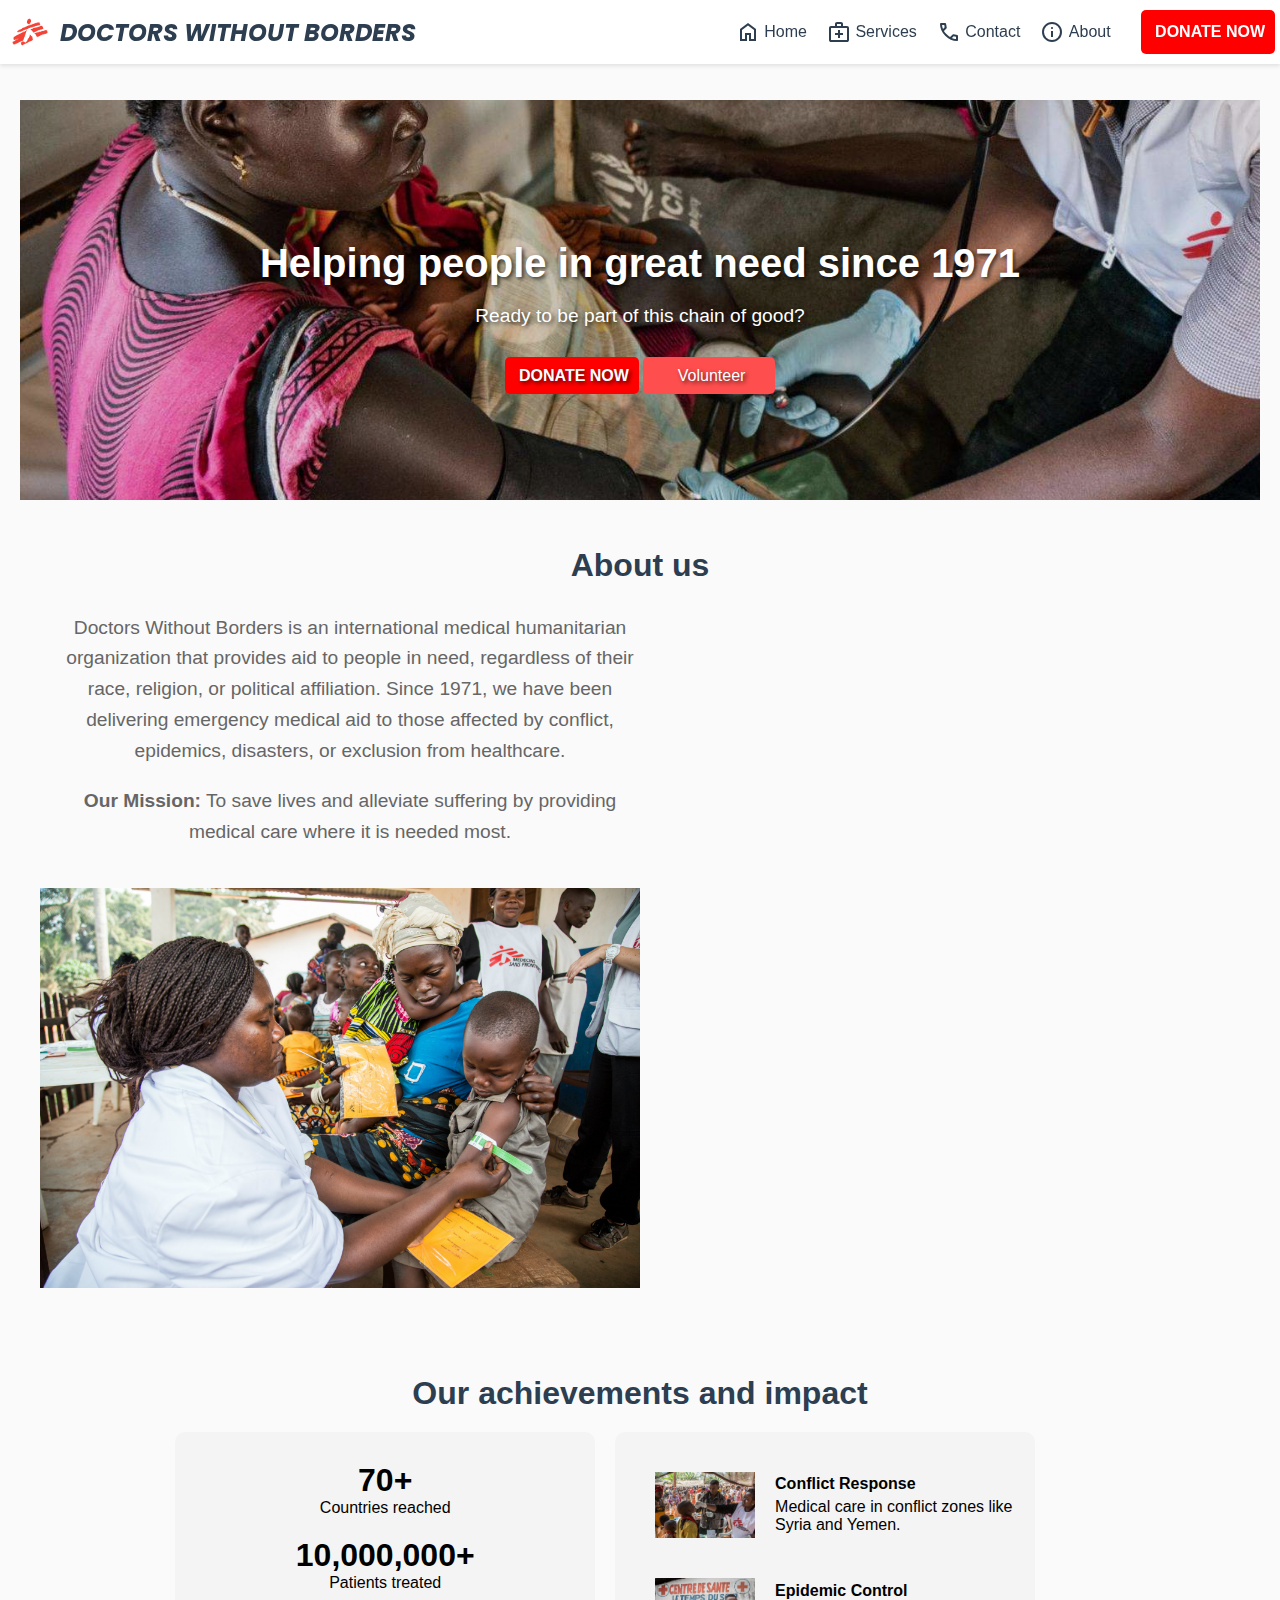
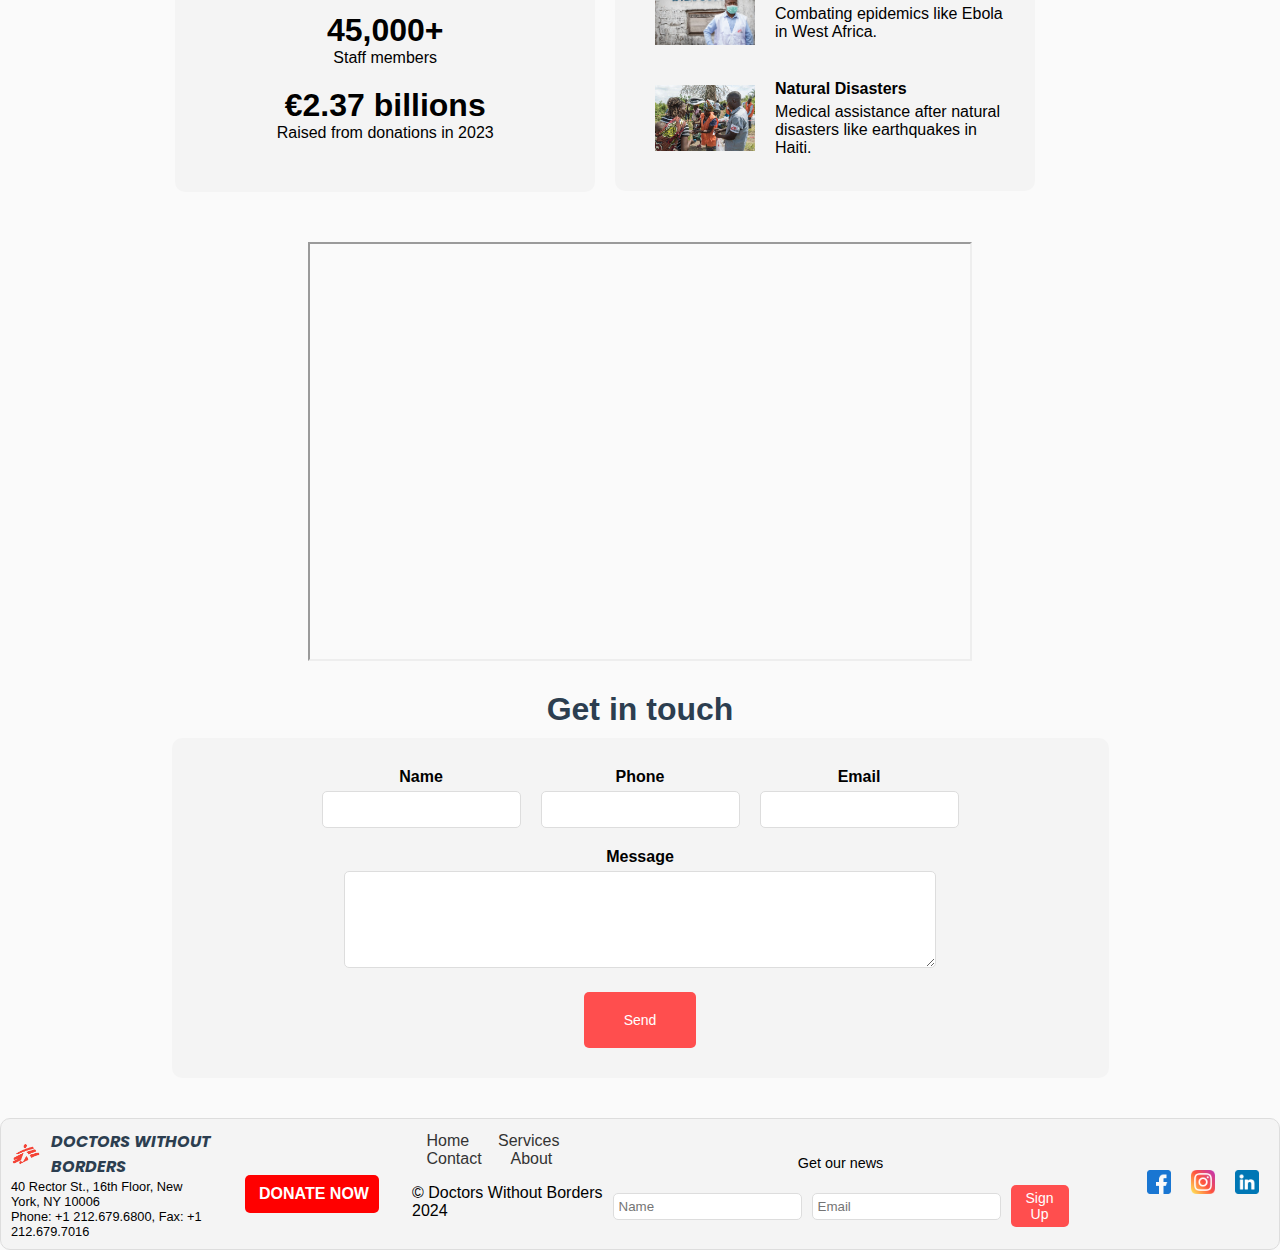
<file: index.html>
<!DOCTYPE html>
<html lang="en">
<!-- 
    COMP 1054 Main Project
    Students: Marcos Mota, Annie Diaz, Armaandeep Singh, Helen Shrestha
    Created on: 2024-07-24
-->

<head>
    <meta charset="utf-8">
    <meta http-equiv="X-UA-Compatible" content="IE=edge">
    <title>Doctor Without Borders | Main Project</title>
    <meta name="author" content="">
    <meta name="description"
        content="A website dedicated to the non-profit charity organization Doctors Without Borders">
    <meta name="viewport" content="width=device-width, initial-scale=1">
    <link rel="stylesheet" href="css/style.css">
    <link rel="shortcut icon" href="images/doctors-without-borders-logo.png" type="image/x-icon">

    <!-- Google Fonts -->
    <link rel="stylesheet"
        href="https://fonts.googleapis.com/css2?family=Material+Symbols+Outlined:opsz,wght,FILL,GRAD@20..48,100..700,0..1,-50..200">
    <link href="https://fonts.googleapis.com/css2?family=Lobster&display=swap" rel="stylesheet">
    <link rel="preconnect" href="https://fonts.googleapis.com">
    <link rel="preconnect" href="https://fonts.gstatic.com" crossorigin>
    <link
        href="https://fonts.googleapis.com/css2?family=Dancing+Script:wght@400..700&family=Exo+2:ital,wght@0,100..900;1,100..900&family=Playwrite+NL:wght@100..400&family=Playwrite+NZ:wght@100..400&family=Poppins:ital,wght@0,100;0,200;0,300;0,400;0,500;0,600;0,700;0,800;0,900;1,100;1,200;1,300;1,400;1,500;1,600;1,700;1,800;1,900&family=Roboto:ital,wght@0,100;0,300;0,400;0,500;0,700;0,900;1,100;1,300;1,400;1,500;1,700;1,900&display=swap"
        rel="stylesheet">
</head>

<body>
    <!-- Page-level header -->
    <header>
        <!-- Navbar to enhance the navigation experience -->
        <nav>
            <!-- Div that holds the logo and the company name. When clicked, it redirects to the home page -->
            <div class="logo" onclick="window.location.href='index.html'">
                <img src="images/doctors-without-borders-logo.png" alt="Logo">
                <span class="company-name">Doctors Without Borders</span>
            </div>
            <!-- Div that holds the options for the user to navigate through the website -->
            <div class="options">
                <a href="index.html"><span class="material-symbols-outlined">home</span>&nbsp;Home</a>
                <a href="services.html"><span
                        class="material-symbols-outlined">medical_services</span>&nbsp;Services</a>
                <a href="contact.html"><span class="material-symbols-outlined">call</span>&nbsp;Contact</a>
                <a href="about.html"><span class="material-symbols-outlined">info</span>&nbsp;About</a>
                <a class="donate-now-option" href="donate.html"><span class="donate-now-text">&nbsp;Donate
                        Now</span></a>
            </div>
            <div class="menu-toggle">
                <span id="menu-icon" class="material-symbols-outlined">menu</span>
            </div>
            <div class="overlay-menu">
                <!-- Menu options -->
                <a class="first" href="index.html"><span class="material-symbols-outlined">home</span>&nbsp;Home</a>
                <a href="services.html"><span
                        class="material-symbols-outlined">medical_services</span>&nbsp;Services</a>
                <a href="contact.html"><span class="material-symbols-outlined">call</span>&nbsp;Contact</a>
                <a href="about.html"><span class="material-symbols-outlined">info</span>&nbsp;About</a>
                <a class="donate-now-option" href="donate.html"><span class="donate-now-text">&nbsp;Donate
                        Now</span></a>
            </div>
        </nav>
    </header>
    <main>
        <!-- Page-level main content -->
        <section class="welcome">
            <div class="welcome-text">
                <h1>Helping people in great need since 1971</h1>
                <p>Ready to be part of this chain of good?</p>
                <a class="donate-now-button" href="donate.html"><span class="donate-now-text">&nbsp;Donate
                        Now</span></a>
                <a class="volunteer-button" href="vonlunteer.html"><span
                        class="volunteer-now-text">&nbsp;Volunteer</span></a>
            </div>
        </section>
        <section class="content">
            <h2>About us</h2>
            <div class="content-item">
                <div class="content-text">
                    <p>Doctors Without Borders is an international medical humanitarian organization that provides aid
                        to people in need, regardless of their race, religion, or political affiliation. Since 1971, we
                        have been delivering emergency medical aid to those affected by conflict, epidemics, disasters,
                        or exclusion from healthcare.</p>
                    <p><strong>Our Mission:</strong> To save lives and alleviate suffering by providing medical care
                        where it is needed most.</p>
                </div>
                <img src="images/MSF163911(High)_0.jpg" alt="Doctors without borders image">
            </div>
        </section>
        <section class="achievements-and-projects">
            <h2>Our achievements and impact</h2>
            <div class="achievements-and-projects-item">
                <div class="achievements">
                    <div class="achievement">
                        <span class="achievement-number">70+</span>
                        <span class="achievement-title">Countries reached</span>
                    </div>
                    <div class="achievement">
                        <span class="achievement-number">10,000,000+</span>
                        <span class="achievement-title">Patients treated</span>
                    </div>
                    <div class="achievement">
                        <span class="achievement-number">45,000+</span>
                        <span class="achievement-title">Staff members</span>
                    </div>
                    <div class="achievement">
                        <span class="achievement-number">€2.37 billions</span>
                        <span class="achievement-title">Raised from donations in 2023</span>
                    </div>
                </div>
                <div class="projects">
                    <div class="project">
                        <img src="images/conflict_response.jpg" alt="Doctors without borders image">
                        <div class="project-texts">
                            <span class="project-title">Conflict Response</span>
                            <span class="project-description">Medical care in conflict zones like Syria and
                                Yemen.</span>
                        </div>
                    </div>
                    <div class="project">
                        <img src="images/epidemic_control.jpg" alt="Doctors without borders image">
                        <div class="project-texts">
                            <span class="project-title">Epidemic Control</span>
                            <span class="project-description">Combating epidemics like Ebola in West Africa.</span>
                        </div>
                    </div>
                    <div class="project">
                        <img src="images/natural_disasters.jpg" alt="Doctors without borders image">
                        <div class="project-texts">
                            <span class="project-title">Natural Disasters</span>
                            <span class="project-description">Medical assistance after natural disasters like
                                earthquakes in Haiti.</span>
                        </div>
                    </div>
                </div>
            </div>
        </section>
        <div class="index-video">
            <iframe width="660" height="415" src="https://www.youtube.com/embed/okrkVJRfOuk?si=ZzWG1YVV_8WnhlXu"
                title="YouTube video player"
                allow="accelerometer; autoplay; clipboard-write; encrypted-media; gyroscope; picture-in-picture; web-share"
                referrerpolicy="strict-origin-when-cross-origin" allowfullscreen></iframe>
        </div>
        <section class="get-in-touch">
            <h2>Get in touch</h2>
            <form action="submission-received.html" method="post">
                <div class="form-row">
                    <div class="form-group">
                        <label for="name">Name</label>
                        <input type="text" id="name" name="name" required>
                    </div>
                    <div class="form-group">
                        <label for="phone">Phone</label>
                        <input type="tel" id="phone" name="phone" required>
                    </div>
                    <div class="form-group">
                        <label for="email">Email</label>
                        <input type="email" id="email" name="email" required>
                    </div>
                </div>
                <div class="form-row">
                    <div class="form-group message-group">
                        <label for="message">Message</label>
                        <textarea id="message" name="message" rows="5" required></textarea>
                    </div>
                </div>
                <button type="submit" class="submit-button">Send</button>
            </form>
        </section>
    </main>
    <!-- Page-level footer -->
    <footer>
        <div class="footer-container">
            <div class="footer-left">
                <div class="footer-logo" onclick="window.location.href='index.html'">
                    <img src="images/doctors-without-borders-logo.png" alt="Logo">
                    <span class="company-name-footer">Doctors Without Borders</span>
                </div>
                <div class="footer-address">
                    <p>40 Rector St., 16th Floor, New York, NY 10006</p>
                    <p>Phone: +1 212.679.6800, Fax: +1 212.679.7016</p>
                </div>
            </div>
            <div class="footer-donate">
                <a class="donate-now-button" href="donate.html"><span class="donate-now-text">&nbsp;Donate
                        Now</span></a>
            </div>
            <div class="footer-center">
                <div class="footer-links">
                    <a href="index.html">&nbsp;Home</a>
                    <a href="services.html">&nbsp;Services</a>
                    <a href="contact.html">&nbsp;Contact</a>
                    <a href="about.html">&nbsp;About</a>
                </div>
                <p>&copy; Doctors Without Borders 2024</p>
            </div>
            <div class="footer-newsletter">
                <p>Get our news</p>
                <form action="submission-received.html" method="post">
                    <input type="text" name="name" placeholder="Name" required>
                    <input type="email" name="email" placeholder="Email" required>
                    <button type="submit" class="subscribe-button">Sign Up</button>
                </form>
            </div>
            <div class="footer-right">
                <a href="https://www.facebook.com/doctorswithoutborders"><img src="images/facebook.png"
                        alt="Facebook"></a>
                <a href="https://www.instagram.com/doctorswithoutborders"><img src="images/instagram.png"
                        alt="Instagram"></a>
                <a href="https://www.linkedin.com/company/m-decins-sans-fronti-res-msf-"><img src="images/linkedin.png"
                        alt="LinkedIn"></a>
            </div>
        </div>
    </footer>
    <script>
        // Add an event to the click button in order to open the menu on small screens
        document.querySelector('.menu-toggle').addEventListener('click', function () {
            this.classList.toggle('open');
            document.querySelector('.overlay-menu').classList.toggle('open');
        });
    </script>
</body>

</html>
</file>
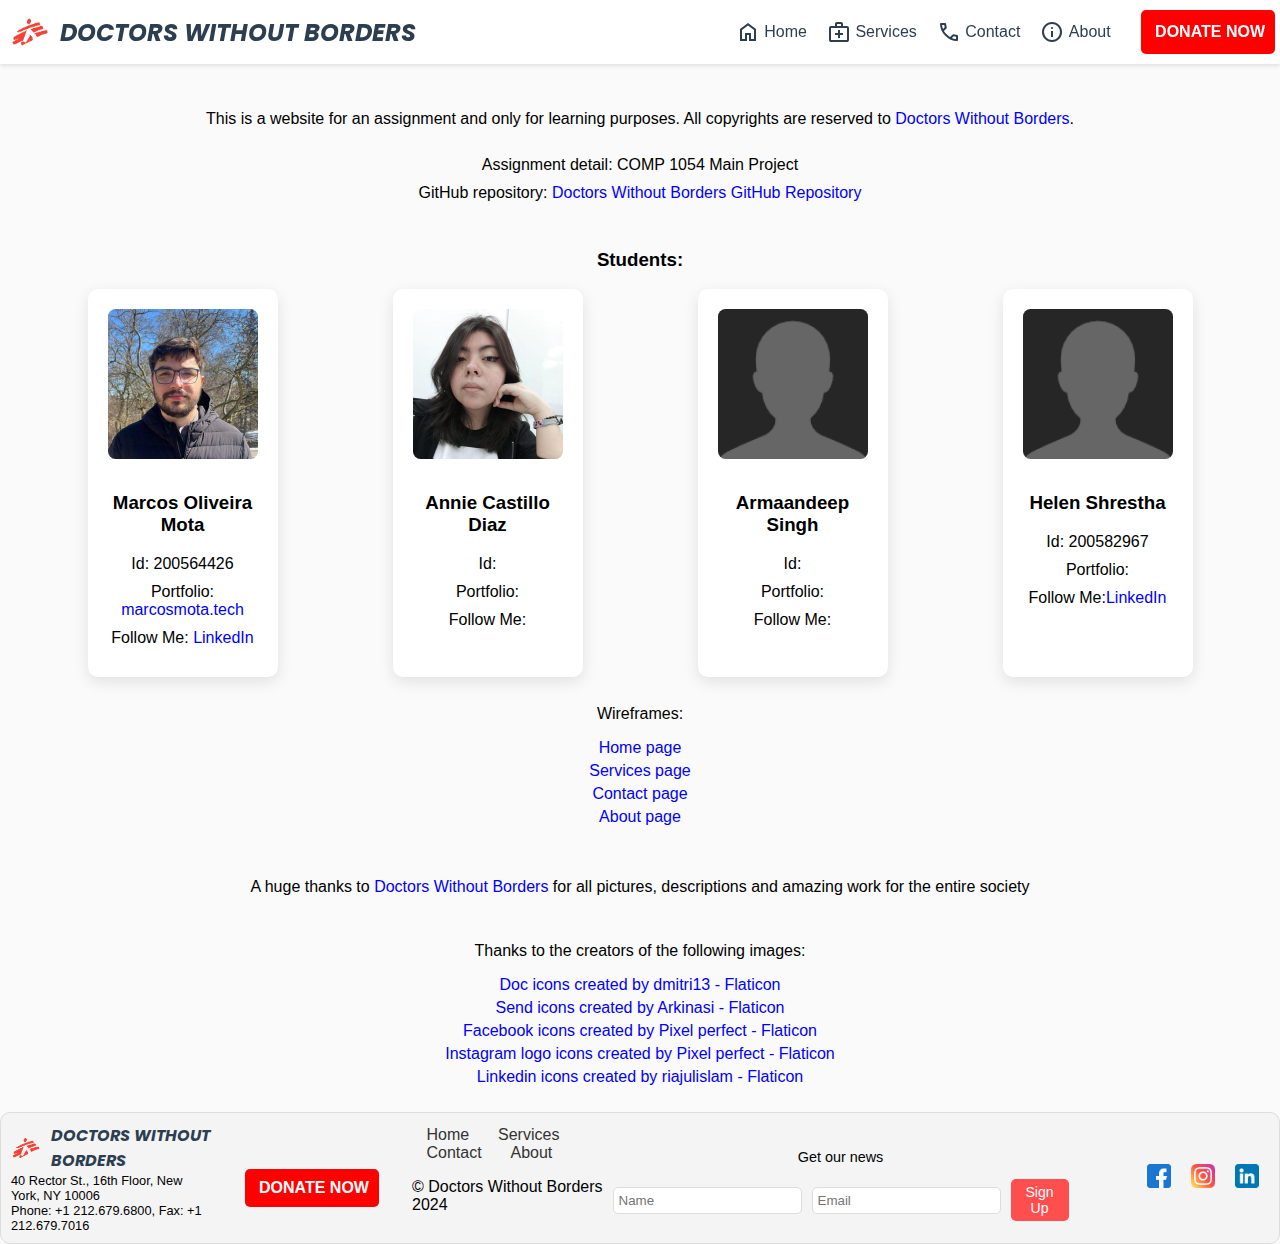
<file: about.html>
<!DOCTYPE html>
<html lang="en">
<!-- 
    COMP 1054 Main Project
    Students: Marcos Mota, Annie Diaz, Armaandeep Singh, Helen Shrestha
    Created on: 2024-07-24
-->

<head>
    <meta charset="utf-8">
    <meta http-equiv="X-UA-Compatible" content="IE=edge">
    <title>Doctor Without Borders | Main Project</title>
    <meta name="author" content="">
    <meta name="description"
        content="A website dedicated to the non-profit charity organization Doctors Without Borders">
    <meta name="viewport" content="width=device-width, initial-scale=1">
    <link rel="stylesheet" href="css/style.css">
    <link rel="shortcut icon" href="images/doctors-without-borders-logo.png" type="image/x-icon">

    <!-- Google Fonts -->
    <link rel="stylesheet"
        href="https://fonts.googleapis.com/css2?family=Material+Symbols+Outlined:opsz,wght,FILL,GRAD@20..48,100..700,0..1,-50..200">
    <link href="https://fonts.googleapis.com/css2?family=Lobster&display=swap" rel="stylesheet">
    <link rel="preconnect" href="https://fonts.googleapis.com">
    <link rel="preconnect" href="https://fonts.gstatic.com" crossorigin>
    <link
        href="https://fonts.googleapis.com/css2?family=Dancing+Script:wght@400..700&family=Exo+2:ital,wght@0,100..900;1,100..900&family=Playwrite+NL:wght@100..400&family=Playwrite+NZ:wght@100..400&family=Poppins:ital,wght@0,100;0,200;0,300;0,400;0,500;0,600;0,700;0,800;0,900;1,100;1,200;1,300;1,400;1,500;1,600;1,700;1,800;1,900&family=Roboto:ital,wght@0,100;0,300;0,400;0,500;0,700;0,900;1,100;1,300;1,400;1,500;1,700;1,900&display=swap"
        rel="stylesheet">
</head>

<body>
    <!-- Page-level header -->
    <header>
        <!-- Navbar to enhance the navigation experience -->
        <nav>
            <!-- Div that holds the logo and the company name. When clicked, it redirects to the home page -->
            <div class="logo" onclick="window.location.href='index.html'">
                <img src="images/doctors-without-borders-logo.png" alt="Logo">
                <span class="company-name">Doctors Without Borders</span>
            </div>
            <!-- Div that holds the options for the user to navigate through the website -->
            <div class="options">
                <a href="index.html"><span class="material-symbols-outlined">home</span>&nbsp;Home</a>
                <a href="services.html"><span
                        class="material-symbols-outlined">medical_services</span>&nbsp;Services</a>
                <a href="contact.html"><span class="material-symbols-outlined">call</span>&nbsp;Contact</a>
                <a href="about.html"><span class="material-symbols-outlined">info</span>&nbsp;About</a>
                <a class="donate-now-option" href="donate.html"><span class="donate-now-text">&nbsp;Donate
                        Now</span></a>
            </div>
            <div class="menu-toggle">
                <span id="menu-icon" class="material-symbols-outlined">menu</span>
            </div>
            <div class="overlay-menu">
                <!-- Menu options -->
                <a class="first" href="index.html"><span class="material-symbols-outlined">home</span>&nbsp;Home</a>
                <a href="services.html"><span
                        class="material-symbols-outlined">medical_services</span>&nbsp;Services</a>
                <a href="contact.html"><span class="material-symbols-outlined">call</span>&nbsp;Contact</a>
                <a href="about.html"><span class="material-symbols-outlined">info</span>&nbsp;About</a>
                <a class="donate-now-option" href="donate.html"><span class="donate-now-text">&nbsp;Donate
                        Now</span></a>
            </div>
        </nav>
    </header>
    <main>
        <div class="about-content">
            <p>This is a website for an assignment and only for learning purposes. All copyrights are reserved to <a href="https://www.doctorswithoutborders.org/" title="doctors without borders">Doctors Without Borders</a>.</p>
            <br>
            <p>Assignment detail: COMP 1054 Main Project</p>
            <p>GitHub repository: <a href="https://github.com/marcosmota5/Doctors-Without-Borders---CSS-Main-Project" title="GitHub Repository">Doctors Without Borders GitHub Repository</a></p>
            <br>
            <h3>Students:</h3>
            <div class="students-section">
                <!-- Divs for students -->
                <div class="student-card">
                    <img src="images/student_marcos.png" alt="Student Picture">
                    <div class="student-card-content">
                        <h3>Marcos Oliveira Mota</h3>
                        <p class="student-id">Id: 200564426</p>
                        <p>Portfolio: <a href="https://www.marcosmota.tech/portfolio">marcosmota.tech</a></p>
                        <p>Follow Me: <a href="https://www.linkedin.com/in/marcosmota5">LinkedIn</a></p>
                    </div>
                </div>
                <div class="student-card">
                    <img src="images/student_annie.png" alt="Student Picture">
                    <div class="student-card-content">
                        <h3>Annie Castillo Diaz</h3>
                        <p class="student-id">Id: </p>
                        <p>Portfolio:</p>
                        <p>Follow Me:</p>
                    </div>
                </div>
                <div class="student-card">
                    <img src="images/student.png" alt="Student Picture">
                    <div class="student-card-content">
                        <h3>Armaandeep Singh</h3>
                        <p class="student-id">Id: </p>
                        <p>Portfolio:</p>
                        <p>Follow Me:</p>
                    </div>
                </div>
                <div class="student-card">
                    <img src="images/student.png" alt="Student Picture">
                    <div class="student-card-content">
                        <h3>Helen Shrestha</h3>
                        <p class="student-id">Id: 200582967</p>
                        <p>Portfolio:</p>
                        <p>Follow Me:<a href="https://www.linkedin.com/in/helen-shrestha-112116282/">LinkedIn</a></p>
                    </div>
                </div>
            </div>
            <br>
            <p>Wireframes:</p>
            <ul>
                <li><a href="wireframes/MainProject_WireFrame_Home.png" title="Wireframe for home page">Home page</a></li>
                <li><a href="wireframes/MainProject_WireFrame_Services.png" title="Wireframe for services page">Services page</a></li>
                <li><a href="wireframes/MainProject_WireFrame_Contact.png" title="Wireframe for contact page">Contact page</a></li>
                <li><a href="wireframes/MainProject_WireFrame_About.png" title="Wireframe for about page">About page</a></li>
            </ul>
            <br>
            <br>
            <p>A huge thanks to <a href="https://www.doctorswithoutborders.org/" title="doctors without borders">Doctors Without Borders</a> for all pictures, descriptions and amazing work for the entire society</p>
            <br>
            <br>
            <p>Thanks to the creators of the following images:</p>
            <ul>
                <li><a href="https://www.flaticon.com/free-icons/doc" title="doc icons">Doc icons created by dmitri13 - Flaticon</a></li>
                <li><a href="https://www.flaticon.com/free-icons/send" title="send icons">Send icons created by Arkinasi - Flaticon</a></li>
                <li><a href="https://www.flaticon.com/free-icons/facebook" title="facebook icons">Facebook icons created by Pixel perfect - Flaticon</a></li>
                <li><a href="https://www.flaticon.com/free-icons/instagram-logo" title="instagram logo icons">Instagram logo icons created by Pixel perfect - Flaticon</a></li>
                <li><a href="https://www.flaticon.com/free-icons/linkedin" title="linkedin icons">Linkedin icons created by riajulislam - Flaticon</a></li>
            </ul>
  
        </div>
    </main>
    <!-- Page-level footer -->
    <footer>
        <div class="footer-container">
            <div class="footer-left">
                <div class="footer-logo" onclick="window.location.href='index.html'">
                    <img src="images/doctors-without-borders-logo.png" alt="Logo">
                    <span class="company-name-footer">Doctors Without Borders</span>
                </div>
                <div class="footer-address">
                    <p>40 Rector St., 16th Floor, New York, NY 10006</p>
                    <p>Phone: +1 212.679.6800, Fax: +1 212.679.7016</p>
                </div>
            </div>
            <div class="footer-donate">
                <a class="donate-now-button" href="donate.html"><span class="donate-now-text">&nbsp;Donate
                        Now</span></a>
            </div>
            <div class="footer-center">
                <div class="footer-links">
                    <a href="index.html">&nbsp;Home</a>
                    <a href="services.html">&nbsp;Services</a>
                    <a href="contact.html">&nbsp;Contact</a>
                    <a href="about.html">&nbsp;About</a>
                </div>
                <p>&copy; Doctors Without Borders 2024</p>
            </div>
            <div class="footer-newsletter">
                <p>Get our news</p>
                <form action="submission-received.html" method="post">
                    <input type="text" name="name" placeholder="Name" required>
                    <input type="email" name="email" placeholder="Email" required>
                    <button type="submit" class="subscribe-button">Sign Up</button>
                </form>
            </div>
            <div class="footer-right">
                <a href="https://www.facebook.com/doctorswithoutborders"><img src="images/facebook.png" alt="Facebook"></a>
                <a href="https://www.instagram.com/doctorswithoutborders"><img src="images/instagram.png" alt="Instagram"></a>
                <a href="https://www.linkedin.com/company/m-decins-sans-fronti-res-msf-"><img src="images/linkedin.png" alt="LinkedIn"></a>
            </div>
        </div>
    </footer>
    <script>
        // Add an event to the click button in order to open the menu on small screens
        document.querySelector('.menu-toggle').addEventListener('click', function () {
            this.classList.toggle('open');
            document.querySelector('.overlay-menu').classList.toggle('open');
        });
    </script>
</body>

</html>
</file>
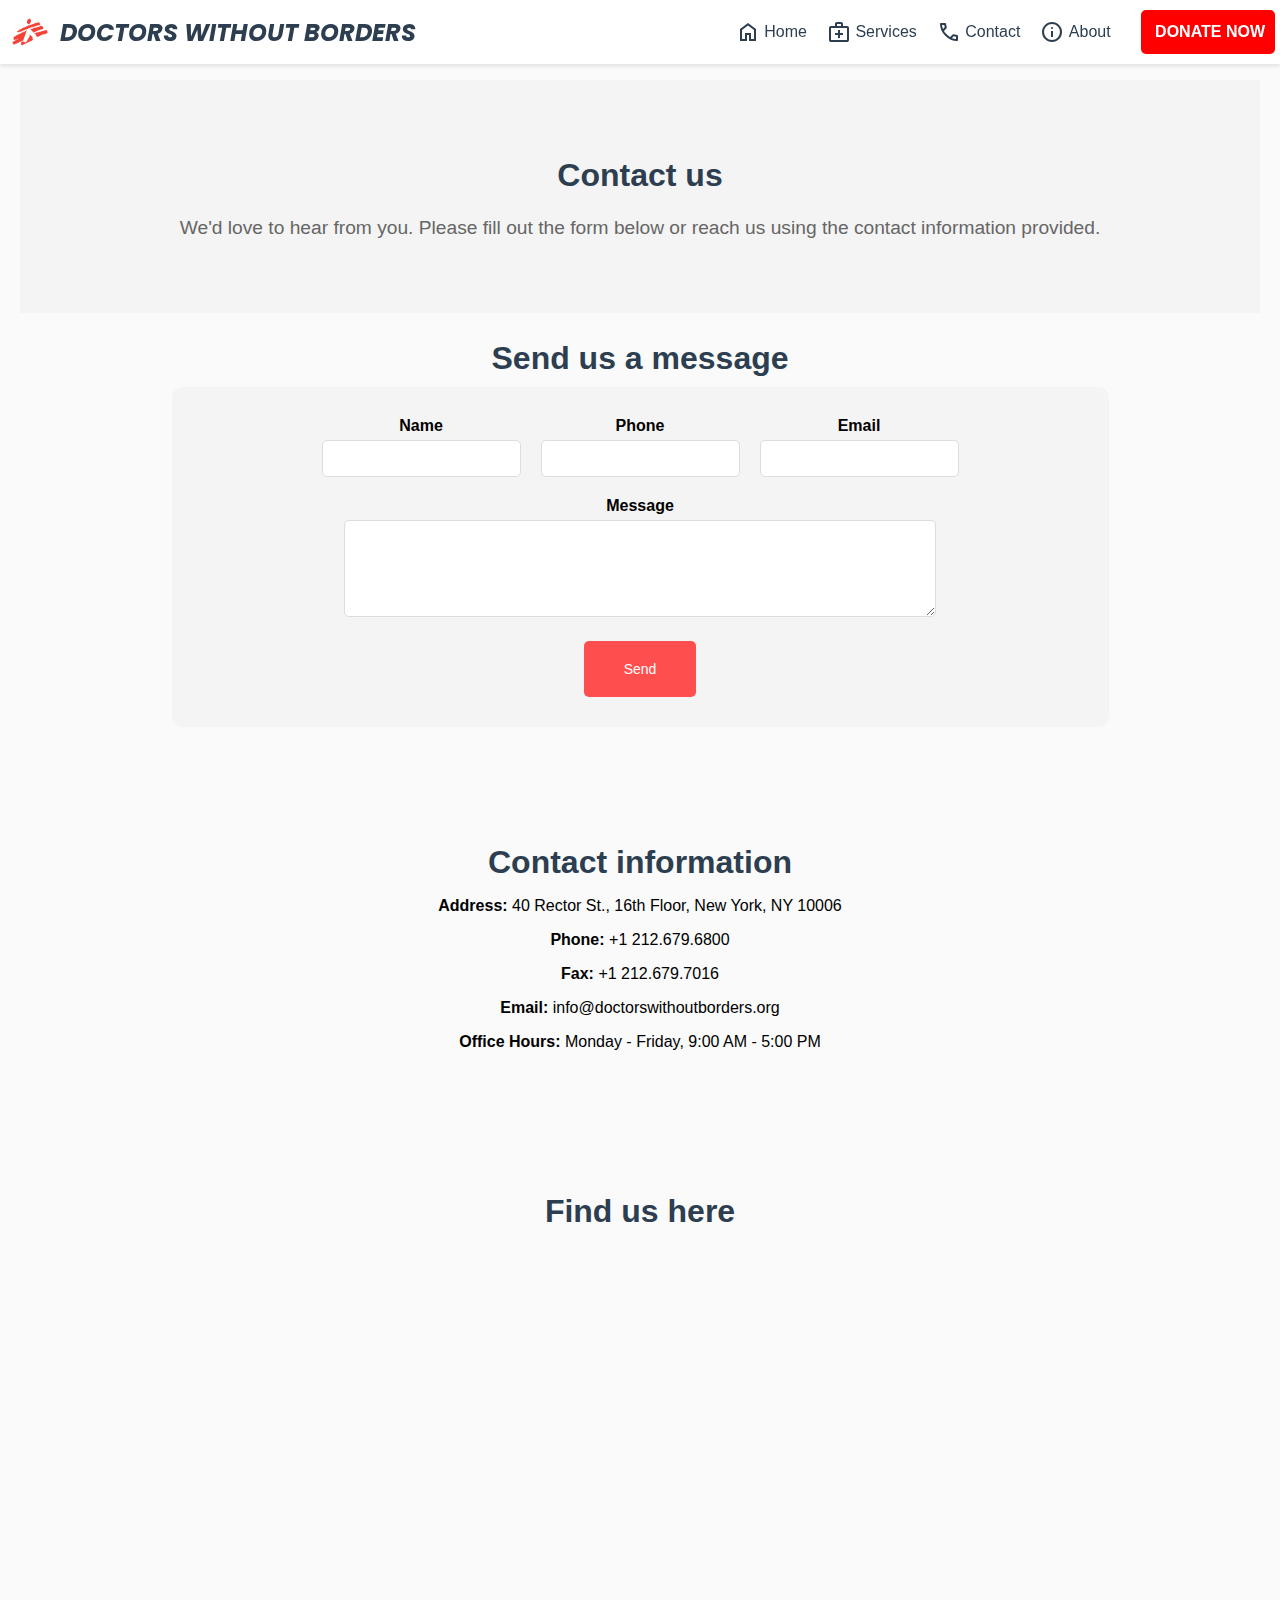
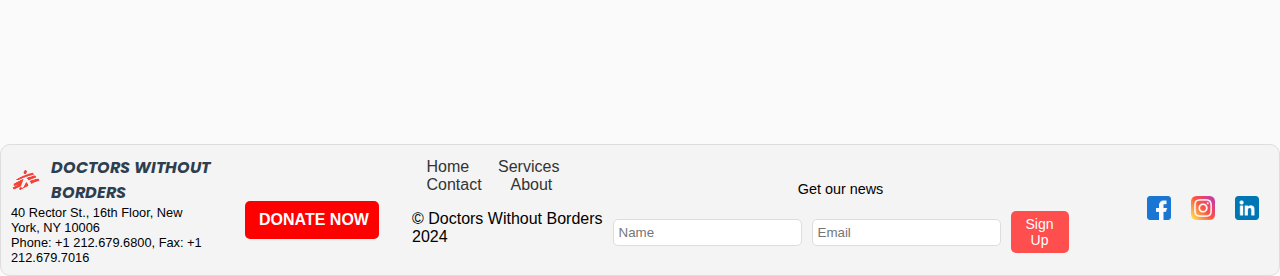
<file: contact.html>
<!DOCTYPE html>
<html lang="en">
<!-- 
    COMP 1054 Main Project
    Students: Marcos Mota, Annie Diaz, Armaandeep Singh, Helen Shrestha
    Created on: 2024-07-24
-->

<head>
    <meta charset="utf-8">
    <meta http-equiv="X-UA-Compatible" content="IE=edge">
    <title>Doctor Without Borders | Main Project</title>
    <meta name="author" content="">
    <meta name="description"
        content="A website dedicated to the non-profit charity organization Doctors Without Borders">
    <meta name="viewport" content="width=device-width, initial-scale=1">
    <link rel="stylesheet" href="css/style.css">
    <link rel="shortcut icon" href="images/doctors-without-borders-logo.png" type="image/x-icon">

    <!-- Google Fonts -->
    <link rel="stylesheet"
        href="https://fonts.googleapis.com/css2?family=Material+Symbols+Outlined:opsz,wght,FILL,GRAD@20..48,100..700,0..1,-50..200">
    <link href="https://fonts.googleapis.com/css2?family=Lobster&display=swap" rel="stylesheet">
    <link rel="preconnect" href="https://fonts.googleapis.com">
    <link rel="preconnect" href="https://fonts.gstatic.com" crossorigin>
    <link
        href="https://fonts.googleapis.com/css2?family=Dancing+Script:wght@400..700&family=Exo+2:ital,wght@0,100..900;1,100..900&family=Playwrite+NL:wght@100..400&family=Playwrite+NZ:wght@100..400&family=Poppins:ital,wght@0,100;0,200;0,300;0,400;0,500;0,600;0,700;0,800;0,900;1,100;1,200;1,300;1,400;1,500;1,600;1,700;1,800;1,900&family=Roboto:ital,wght@0,100;0,300;0,400;0,500;0,700;0,900;1,100;1,300;1,400;1,500;1,700;1,900&display=swap"
        rel="stylesheet">
</head>

<body>
    <!-- Page-level header -->
    <header>
        <!-- Navbar to enhance the navigation experience -->
        <nav>
            <!-- Div that holds the logo and the company name. When clicked, it redirects to the home page -->
            <div class="logo" onclick="window.location.href='index.html'">
                <img src="images/doctors-without-borders-logo.png" alt="Logo">
                <span class="company-name">Doctors Without Borders</span>
            </div>
            <!-- Div that holds the options for the user to navigate through the website -->
            <div class="options">
                <a href="index.html"><span class="material-symbols-outlined">home</span>&nbsp;Home</a>
                <a href="services.html"><span
                        class="material-symbols-outlined">medical_services</span>&nbsp;Services</a>
                <a href="contact.html"><span class="material-symbols-outlined">call</span>&nbsp;Contact</a>
                <a href="about.html"><span class="material-symbols-outlined">info</span>&nbsp;About</a>
                <a class="donate-now-option" href="donate.html"><span class="donate-now-text">&nbsp;Donate
                        Now</span></a>
            </div>
            <div class="menu-toggle">
                <span id="menu-icon" class="material-symbols-outlined">menu</span>
            </div>
            <div class="overlay-menu">
                <!-- Menu options -->
                <a class="first" href="index.html"><span class="material-symbols-outlined">home</span>&nbsp;Home</a>
                <a href="services.html"><span
                        class="material-symbols-outlined">medical_services</span>&nbsp;Services</a>
                <a href="contact.html"><span class="material-symbols-outlined">call</span>&nbsp;Contact</a>
                <a href="about.html"><span class="material-symbols-outlined">info</span>&nbsp;About</a>
                <a class="donate-now-option" href="donate.html"><span class="donate-now-text">&nbsp;Donate
                        Now</span></a>
            </div>
        </nav>
    </header>
    <main>
        <!-- Introduction Section -->
        <section class="contact-intro">
            <h2>Contact us</h2>
            <p>We'd love to hear from you. Please fill out the form below or reach us using the contact information
                provided.</p>
        </section>

        <!-- Contact Form -->
        <section class="contact-form">
            <h2>Send us a message</h2>
            <form action="submission-received.html" method="post">
                <div class="form-row">
                    <div class="form-group">
                        <label for="name">Name</label>
                        <input type="text" id="name" name="name" required>
                    </div>
                    <div class="form-group">
                        <label for="phone">Phone</label>
                        <input type="tel" id="phone" name="phone" required>
                    </div>
                    <div class="form-group">
                        <label for="email">Email</label>
                        <input type="email" id="email" name="email" required>
                    </div>
                </div>
                <div class="form-row">
                    <div class="form-group message-group">
                        <label for="message">Message</label>
                        <textarea id="message" name="message" rows="5" required></textarea>
                    </div>
                </div>
                <button type="submit" class="submit-button">Send</button>
            </form>
        </section>

        <!-- Contact Information -->
        <section class="contact-info">
            <h2>Contact information</h2>
            <p><strong>Address:</strong> 40 Rector St., 16th Floor, New York, NY 10006</p>
            <p><strong>Phone:</strong> +1 212.679.6800</p>
            <p><strong>Fax:</strong> +1 212.679.7016</p>
            <p><strong>Email:</strong> info@doctorswithoutborders.org</p>
            <p><strong>Office Hours:</strong> Monday - Friday, 9:00 AM - 5:00 PM</p>
        </section>

        <!-- Map Section -->
        <section class="map">
            <h2>Find us here</h2>
            <iframe
                src="https://www.google.com/maps/embed?pb=!1m18!1m12!1m3!1d3024.4280754892347!2d-74.01749592260028!3d40.70859197139429!2m3!1f0!2f0!3f0!3m2!1i1024!2i768!4f13.1!3m3!1m2!1s0x89c259af910cabc7%3A0x4b84319da2a1ef21!2sDoctors%20Without%20Borders!5e0!3m2!1spt-BR!2sca!4v1722379857100!5m2!1spt-BR!2sca"
                width="600" height="450" style="border:0;" allowfullscreen="" loading="lazy"
                referrerpolicy="no-referrer-when-downgrade"></iframe>
        </section>
    </main>
    <!-- Page-level footer -->
    <footer>
        <div class="footer-container">
            <div class="footer-left">
                <div class="footer-logo" onclick="window.location.href='index.html'">
                    <img src="images/doctors-without-borders-logo.png" alt="Logo">
                    <span class="company-name-footer">Doctors Without Borders</span>
                </div>
                <div class="footer-address">
                    <p>40 Rector St., 16th Floor, New York, NY 10006</p>
                    <p>Phone: +1 212.679.6800, Fax: +1 212.679.7016</p>
                </div>
            </div>
            <div class="footer-donate">
                <a class="donate-now-button" href="donate.html"><span class="donate-now-text">&nbsp;Donate
                        Now</span></a>
            </div>
            <div class="footer-center">
                <div class="footer-links">
                    <a href="index.html">&nbsp;Home</a>
                    <a href="services.html">&nbsp;Services</a>
                    <a href="contact.html">&nbsp;Contact</a>
                    <a href="about.html">&nbsp;About</a>
                </div>
                <p>&copy; Doctors Without Borders 2024</p>
            </div>
            <div class="footer-newsletter">
                <p>Get our news</p>
                <form action="submission-received.html" method="post">
                    <input type="text" name="name" placeholder="Name" required>
                    <input type="email" name="email" placeholder="Email" required>
                    <button type="submit" class="subscribe-button">Sign Up</button>
                </form>
            </div>
            <div class="footer-right">
                <a href="https://www.facebook.com/doctorswithoutborders"><img src="images/facebook.png" alt="Facebook"></a>
                <a href="https://www.instagram.com/doctorswithoutborders"><img src="images/instagram.png" alt="Instagram"></a>
                <a href="https://www.linkedin.com/company/m-decins-sans-fronti-res-msf-"><img src="images/linkedin.png" alt="LinkedIn"></a>
            </div>
        </div>
    </footer>
    <script>
        // Add an event to the click button in order to open the menu on small screens
        document.querySelector('.menu-toggle').addEventListener('click', function () {
            this.classList.toggle('open');
            document.querySelector('.overlay-menu').classList.toggle('open');
        });
    </script>
</body>

</html>
</file>
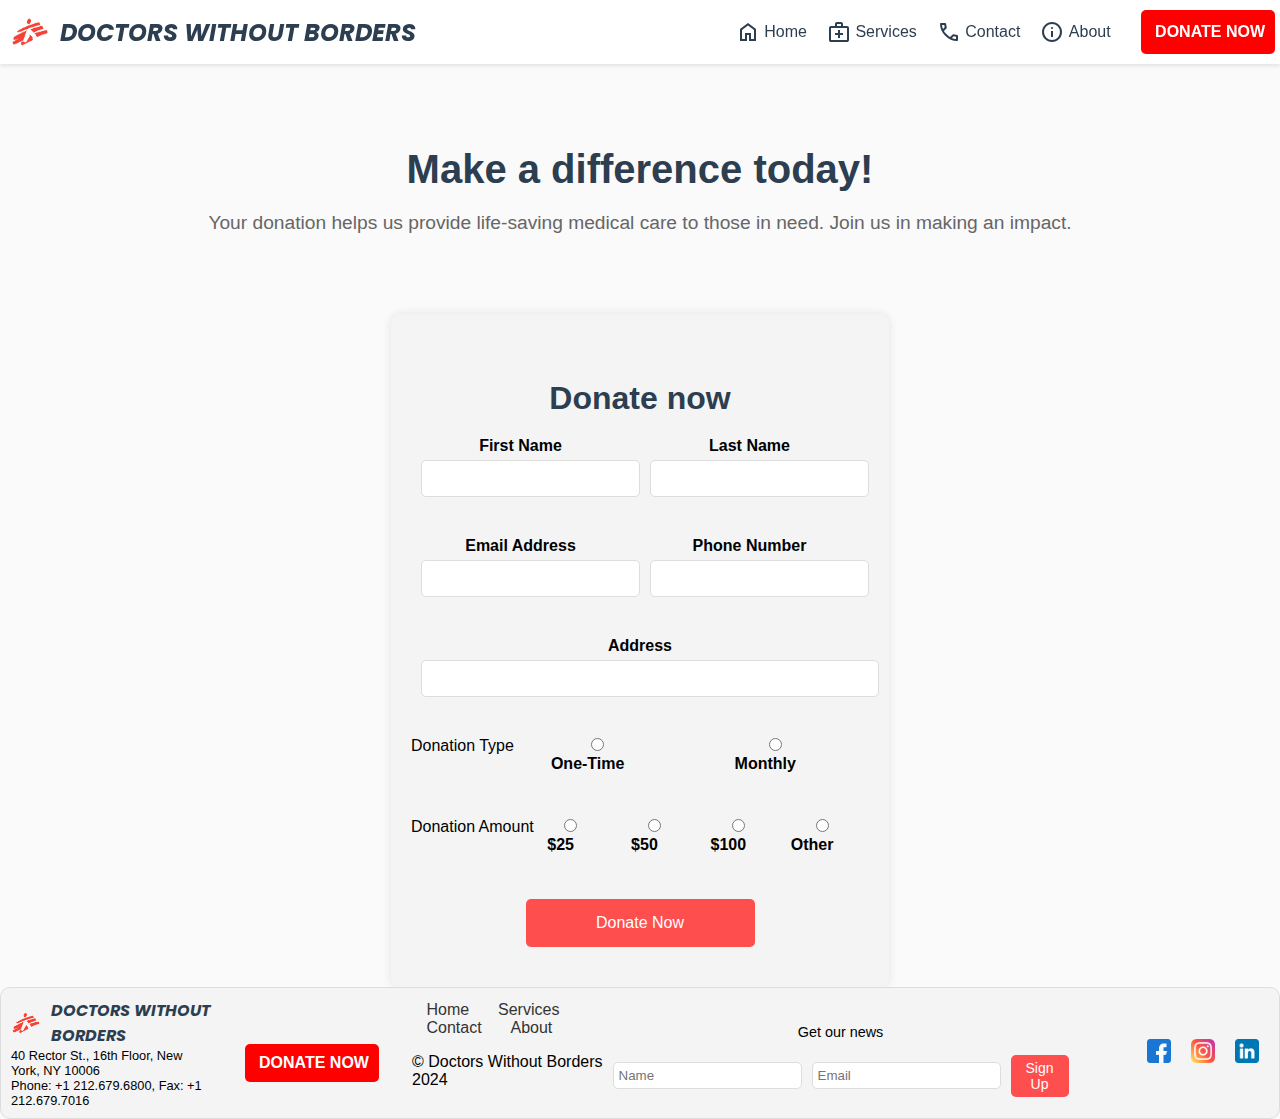
<file: donate.html>
<!DOCTYPE html>
<html lang="en">
<!-- 
    COMP 1054 Main Project
    Students: Marcos Mota, Annie Diaz, Armaandeep Singh, Helen Shrestha
    Created on: 2024-07-24
-->

<head>
    <meta charset="utf-8">
    <meta http-equiv="X-UA-Compatible" content="IE=edge">
    <title>Doctor Without Borders | Main Project</title>
    <meta name="author" content="">
    <meta name="description"
        content="A website dedicated to the non-profit charity organization Doctors Without Borders">
    <meta name="viewport" content="width=device-width, initial-scale=1">
    <link rel="stylesheet" href="css/style.css">
    <link rel="shortcut icon" href="images/doctors-without-borders-logo.png" type="image/x-icon">

    <!-- Google Fonts -->
    <link rel="stylesheet"
        href="https://fonts.googleapis.com/css2?family=Material+Symbols+Outlined:opsz,wght,FILL,GRAD@20..48,100..700,0..1,-50..200">
    <link href="https://fonts.googleapis.com/css2?family=Lobster&display=swap" rel="stylesheet">
    <link rel="preconnect" href="https://fonts.googleapis.com">
    <link rel="preconnect" href="https://fonts.gstatic.com" crossorigin>
    <link
        href="https://fonts.googleapis.com/css2?family=Dancing+Script:wght@400..700&family=Exo+2:ital,wght@0,100..900;1,100..900&family=Playwrite+NL:wght@100..400&family=Playwrite+NZ:wght@100..400&family=Poppins:ital,wght@0,100;0,200;0,300;0,400;0,500;0,600;0,700;0,800;0,900;1,100;1,200;1,300;1,400;1,500;1,600;1,700;1,800;1,900&family=Roboto:ital,wght@0,100;0,300;0,400;0,500;0,700;0,900;1,100;1,300;1,400;1,500;1,700;1,900&display=swap"
        rel="stylesheet">
</head>

<body>
    <!-- Page-level header -->
    <header>
        <!-- Navbar to enhance the navigation experience -->
        <nav>
            <!-- Div that holds the logo and the company name. When clicked, it redirects to the home page -->
            <div class="logo" onclick="window.location.href='index.html'">
                <img src="images/doctors-without-borders-logo.png" alt="Logo">
                <span class="company-name">Doctors Without Borders</span>
            </div>
            <!-- Div that holds the options for the user to navigate through the website -->
            <div class="options">
                <a href="index.html"><span class="material-symbols-outlined">home</span>&nbsp;Home</a>
                <a href="services.html"><span
                        class="material-symbols-outlined">medical_services</span>&nbsp;Services</a>
                <a href="contact.html"><span class="material-symbols-outlined">call</span>&nbsp;Contact</a>
                <a href="about.html"><span class="material-symbols-outlined">info</span>&nbsp;About</a>
                <a class="donate-now-option" href="donate.html"><span class="donate-now-text">&nbsp;Donate
                        Now</span></a>
            </div>
            <div class="menu-toggle">
                <span id="menu-icon" class="material-symbols-outlined">menu</span>
            </div>
            <div class="overlay-menu">
                <!-- Menu options -->
                <a class="first" href="index.html"><span class="material-symbols-outlined">home</span>&nbsp;Home</a>
                <a href="services.html"><span
                        class="material-symbols-outlined">medical_services</span>&nbsp;Services</a>
                <a href="contact.html"><span class="material-symbols-outlined">call</span>&nbsp;Contact</a>
                <a href="about.html"><span class="material-symbols-outlined">info</span>&nbsp;About</a>
                <a class="donate-now-option" href="donate.html"><span class="donate-now-text">&nbsp;Donate
                        Now</span></a>
            </div>
        </nav>
    </header>
    <main>
        <section class="donation-intro">
            <h1>Make a difference today!</h1>
            <p>Your donation helps us provide life-saving medical care to those in need. Join us in making an impact.</p>
        </section>
        
        <section class="donation-form">
            <h2>Donate now</h2>
            <form action="submission-received.html" method="post">
                <div class="form-row">
                    <div class="form-group">
                        <label for="first-name">First Name</label>
                        <input type="text" id="first-name" name="first-name" required>
                    </div>
                    <div class="form-group">
                        <label for="last-name">Last Name</label>
                        <input type="text" id="last-name" name="last-name" required>
                    </div>
                </div>
                <div class="form-row">
                    <div class="form-group">
                        <label for="email">Email Address</label>
                        <input type="email" id="email" name="email" required>
                    </div>
                    <div class="form-group">
                        <label for="phone">Phone Number</label>
                        <input type="tel" id="phone" name="phone" required>
                    </div>
                </div>
                <div class="form-row">
                    <div class="form-group full-width">
                        <label for="address">Address</label>
                        <input type="text" id="address" name="address" required>
                    </div>
                </div>
                <div class="form-row">
                    <label>Donation Type</label>
                    <div class="form-group">
                        <input type="radio" id="one-time" name="donation-type" value="one-time" required>
                        <label for="one-time">One-Time</label>
                    </div>
                    <div class="form-group">
                        <input type="radio" id="monthly" name="donation-type" value="monthly">
                        <label for="monthly">Monthly</label>
                    </div>
                </div>
                <div class="form-row">
                    <label>Donation Amount</label>
                    <div class="form-group">
                        <input type="radio" id="amount-25" name="donation-amount" value="25" required>
                        <label for="amount-25">$25</label>
                    </div>
                    <div class="form-group">
                        <input type="radio" id="amount-50" name="donation-amount" value="50">
                        <label for="amount-50">$50</label>
                    </div>
                    <div class="form-group">
                        <input type="radio" id="amount-100" name="donation-amount" value="100">
                        <label for="amount-100">$100</label>
                    </div>
                    <div class="form-group">
                        <input type="radio" id="amount-other" name="donation-amount" value="other">
                        <label for="amount-other">Other</label>
                        <input type="text" id="other-amount" name="other-amount" placeholder="Enter amount">
                    </div>
                </div>
                <button type="submit" class="submit-button">Donate Now</button>
            </form>
        </section>
    </main>
    <!-- Page-level footer -->
    <footer>
        <div class="footer-container">
            <div class="footer-left">
                <div class="footer-logo" onclick="window.location.href='index.html'">
                    <img src="images/doctors-without-borders-logo.png" alt="Logo">
                    <span class="company-name-footer">Doctors Without Borders</span>
                </div>
                <div class="footer-address">
                    <p>40 Rector St., 16th Floor, New York, NY 10006</p>
                    <p>Phone: +1 212.679.6800, Fax: +1 212.679.7016</p>
                </div>
            </div>
            <div class="footer-donate">
                <a class="donate-now-button" href="donate.html"><span class="donate-now-text">&nbsp;Donate
                        Now</span></a>
            </div>
            <div class="footer-center">
                <div class="footer-links">
                    <a href="index.html">&nbsp;Home</a>
                    <a href="services.html">&nbsp;Services</a>
                    <a href="contact.html">&nbsp;Contact</a>
                    <a href="about.html">&nbsp;About</a>
                </div>
                <p>&copy; Doctors Without Borders 2024</p>
            </div>
            <div class="footer-newsletter">
                <p>Get our news</p>
                <form action="submission-received.html" method="post">
                    <input type="text" name="name" placeholder="Name" required>
                    <input type="email" name="email" placeholder="Email" required>
                    <button type="submit" class="subscribe-button">Sign Up</button>
                </form>
            </div>
            <div class="footer-right">
                <a href="https://www.facebook.com/doctorswithoutborders"><img src="images/facebook.png" alt="Facebook"></a>
                <a href="https://www.instagram.com/doctorswithoutborders"><img src="images/instagram.png" alt="Instagram"></a>
                <a href="https://www.linkedin.com/company/m-decins-sans-fronti-res-msf-"><img src="images/linkedin.png" alt="LinkedIn"></a>
            </div>
        </div>
    </footer>
    <script>
        // Add an event to the click button in order to open the menu on small screens
        document.querySelector('.menu-toggle').addEventListener('click', function () {
            this.classList.toggle('open');
            document.querySelector('.overlay-menu').classList.toggle('open');
        });
    </script>
    <!-- Add the javascript file that has some scripts -->
    <script src="scripts/donate-scripts.js"></script>
</body>
</html>
</file>
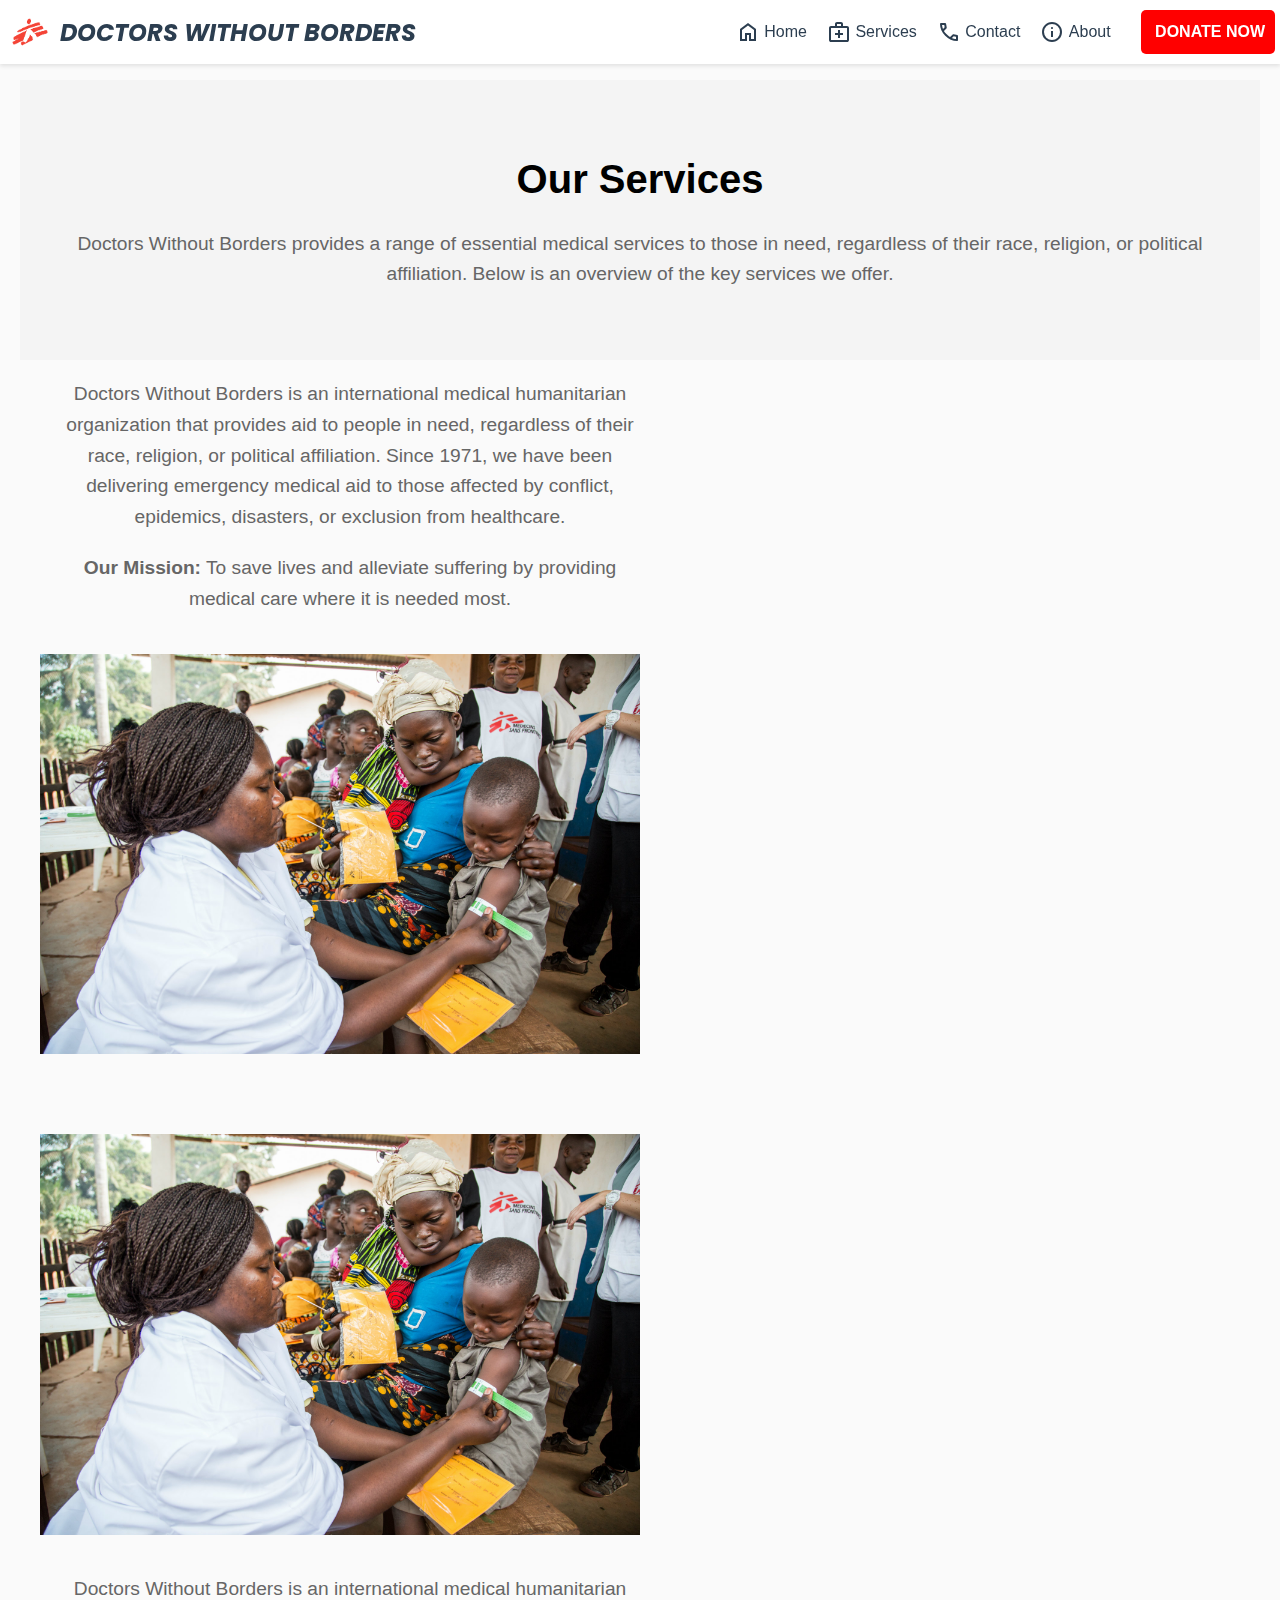
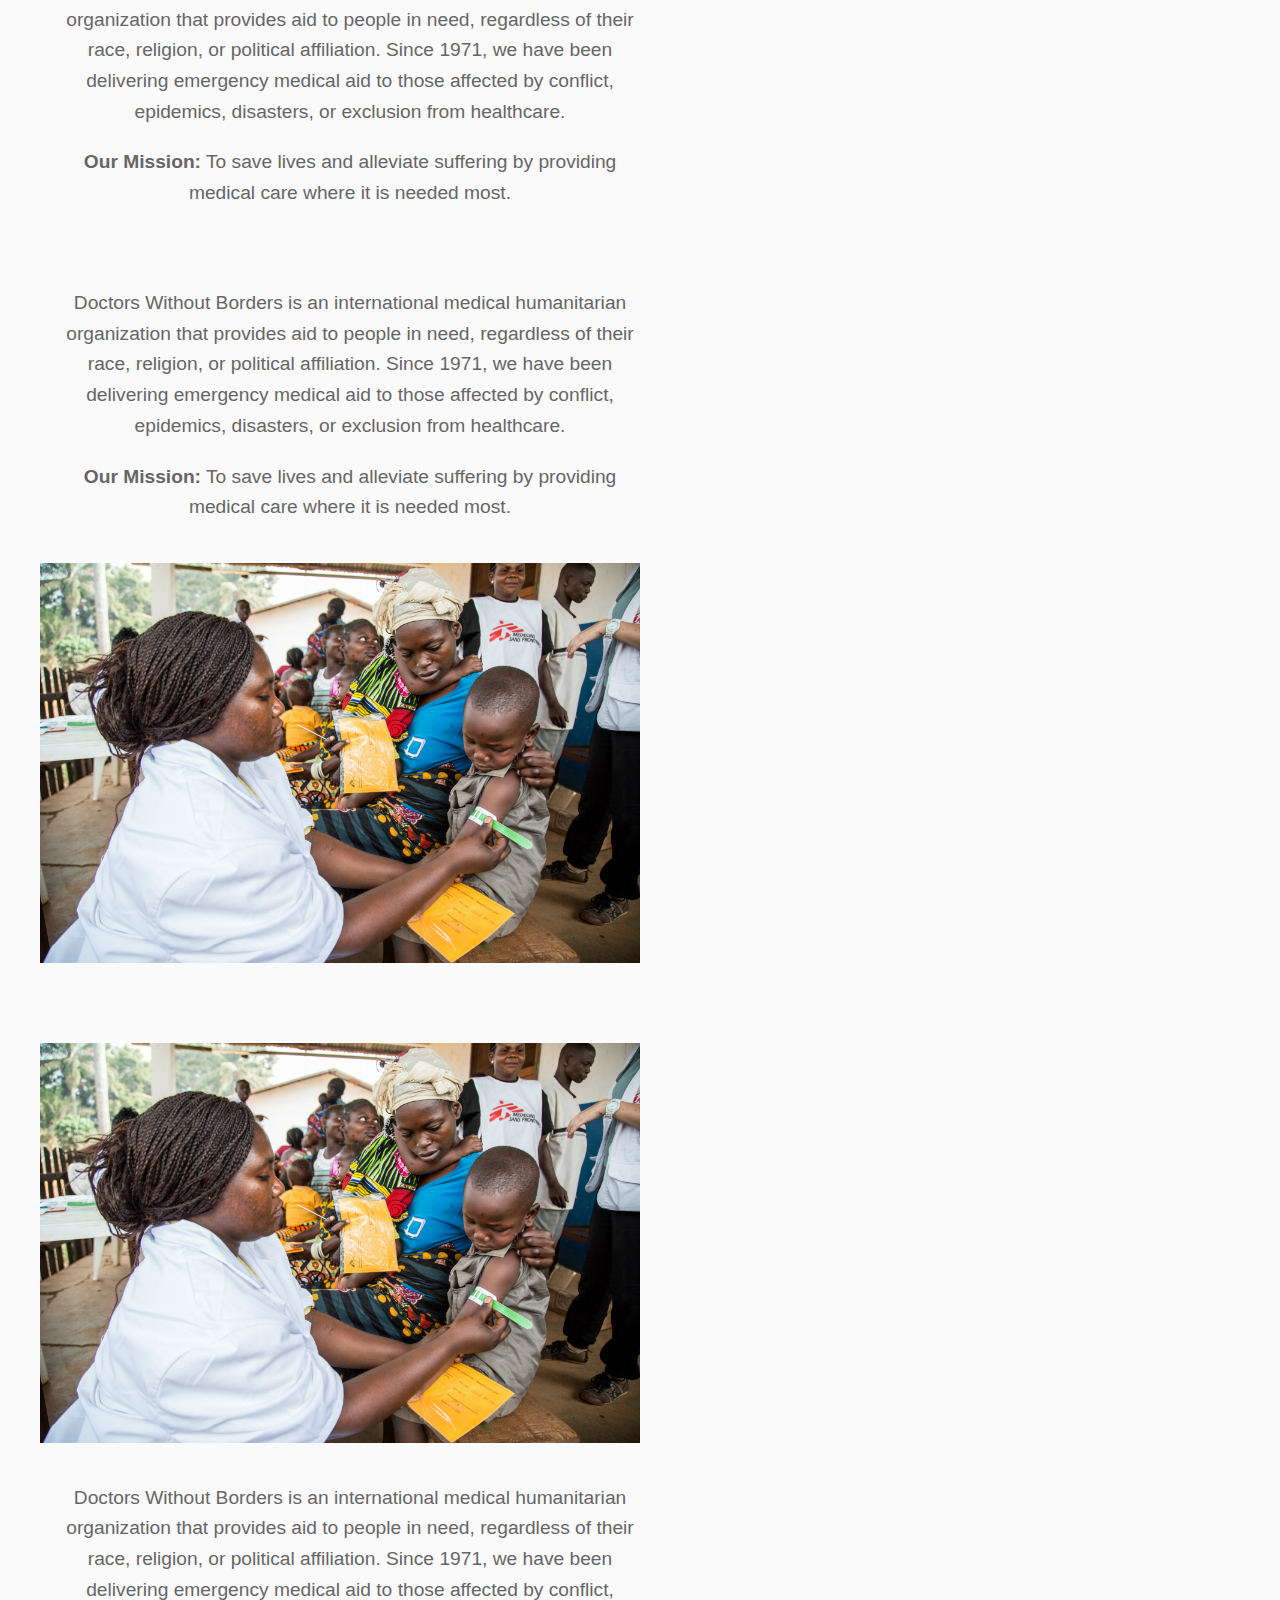
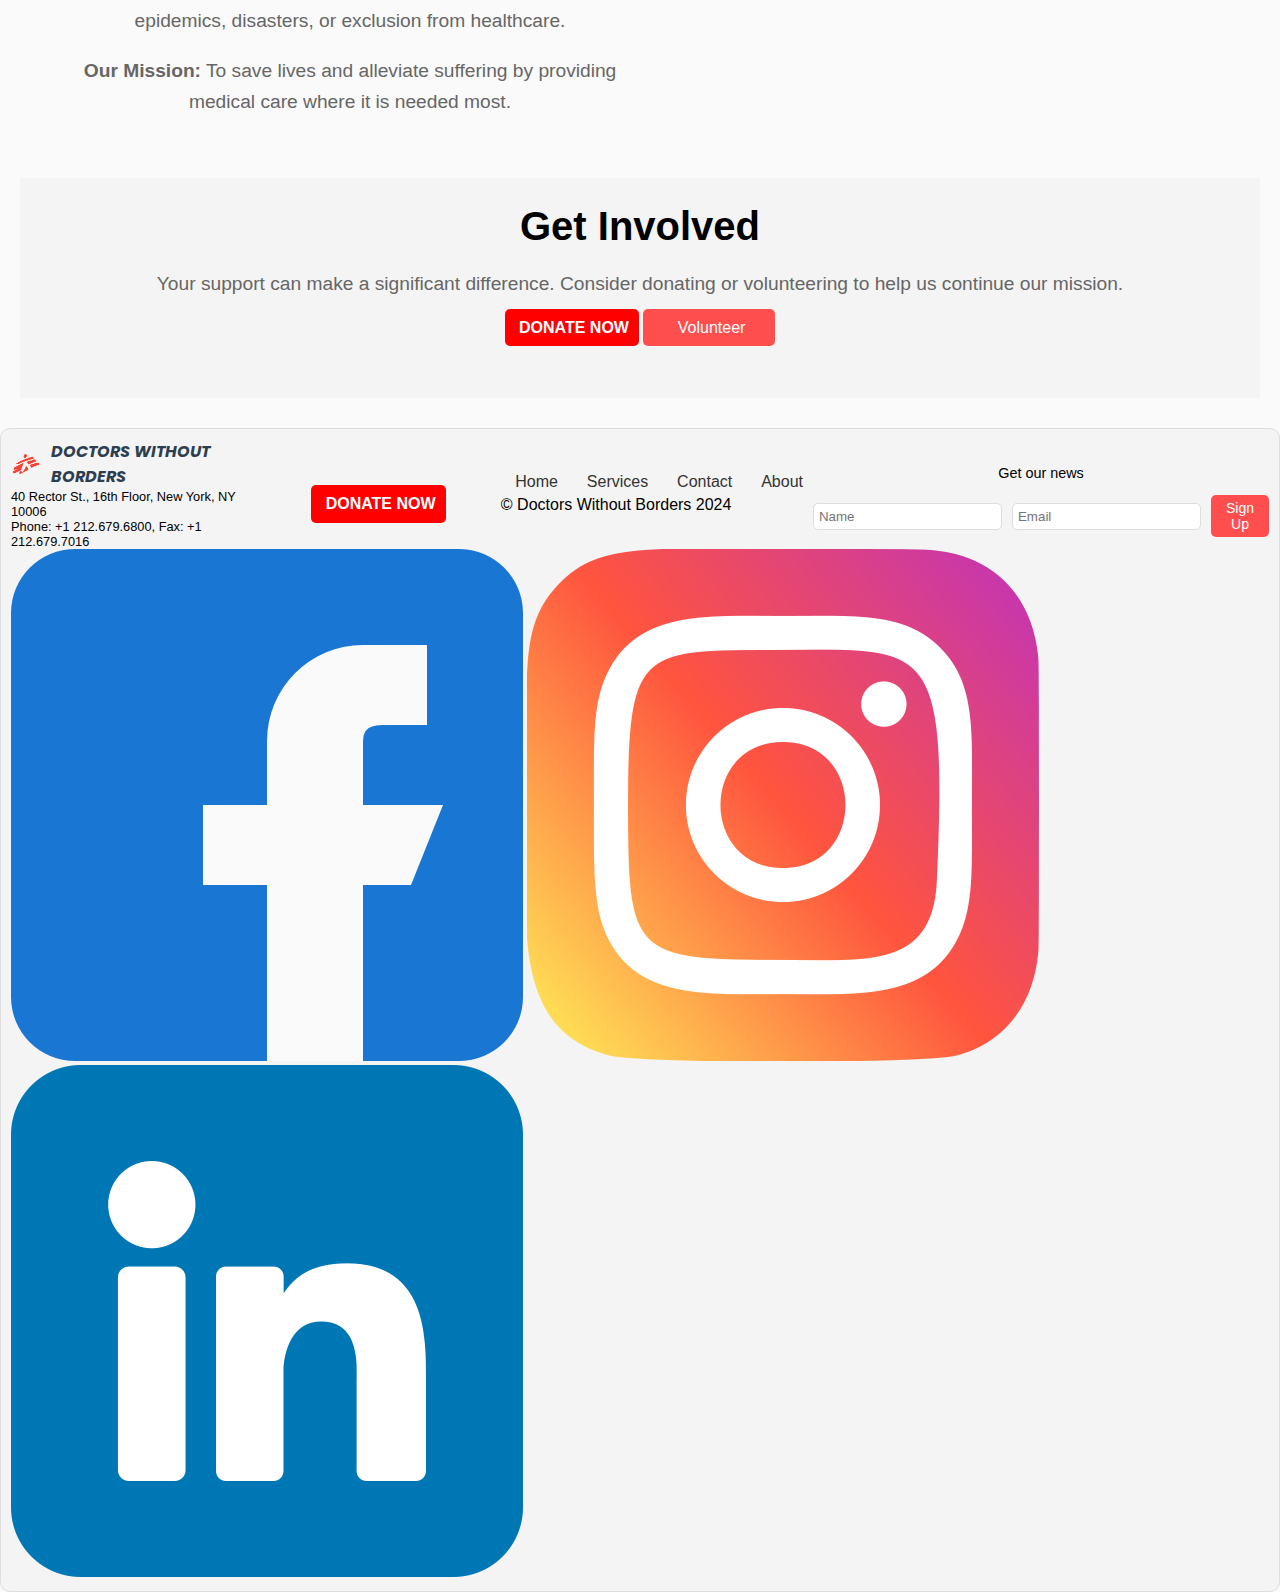
<file: services.html>
<!DOCTYPE html>
<html lang="en">
<!-- 
    COMP 1054 Main Project
    Students: Marcos Mota, Annie Diaz, Armaandeep Singh, Helen Shrestha
    Created on: 2024-07-24
-->

<head>
    <meta charset="utf-8">
    <meta http-equiv="X-UA-Compatible" content="IE=edge">
    <title>Doctor Without Borders | Main Project</title>
    <meta name="author" content="">
    <meta name="description"
        content="A website dedicated to the non-profit charity organization Doctors Without Borders">
    <meta name="viewport" content="width=device-width, initial-scale=1">
    <link rel="stylesheet" href="css/style.css">
    <link rel="shortcut icon" href="images/doctors-without-borders-logo.png" type="image/x-icon">

    <!-- Google Fonts -->
    <link rel="stylesheet"
        href="https://fonts.googleapis.com/css2?family=Material+Symbols+Outlined:opsz,wght,FILL,GRAD@20..48,100..700,0..1,-50..200">
    <link href="https://fonts.googleapis.com/css2?family=Lobster&display=swap" rel="stylesheet">
    <link rel="preconnect" href="https://fonts.googleapis.com">
    <link rel="preconnect" href="https://fonts.gstatic.com" crossorigin>
    <link
        href="https://fonts.googleapis.com/css2?family=Dancing+Script:wght@400..700&family=Exo+2:ital,wght@0,100..900;1,100..900&family=Playwrite+NL:wght@100..400&family=Playwrite+NZ:wght@100..400&family=Poppins:ital,wght@0,100;0,200;0,300;0,400;0,500;0,600;0,700;0,800;0,900;1,100;1,200;1,300;1,400;1,500;1,600;1,700;1,800;1,900&family=Roboto:ital,wght@0,100;0,300;0,400;0,500;0,700;0,900;1,100;1,300;1,400;1,500;1,700;1,900&display=swap"
        rel="stylesheet">
</head>

<body>
    <!-- Page-level header -->
    <header>
        <!-- Navbar to enhance the navigation experience -->
        <nav>
            <!-- Div that holds the logo and the company name. When clicked, it redirects to the home page -->
            <div class="logo" onclick="window.location.href='index.html'">
                <img src="images/doctors-without-borders-logo.png" alt="Logo">
                <span class="company-name">Doctors Without Borders</span>
            </div>
            <!-- Div that holds the options for the user to navigate through the website -->
            <div class="options">
                <a href="index.html"><span class="material-symbols-outlined">home</span>&nbsp;Home</a>
                <a href="services.html"><span
                        class="material-symbols-outlined">medical_services</span>&nbsp;Services</a>
                <a href="contact.html"><span class="material-symbols-outlined">call</span>&nbsp;Contact</a>
                <a href="about.html"><span class="material-symbols-outlined">info</span>&nbsp;About</a>
                <a class="donate-now-option" href="donate.html"><span class="donate-now-text">&nbsp;Donate
                        Now</span></a>
            </div>
        </nav>
    </header>
    <main>
        <!-- Introduction Section -->
        <section class="services-intro">
            <h1>Our Services</h1>
            <p>Doctors Without Borders provides a range of essential medical services to those in need, regardless of
                their race, religion, or political affiliation. Below is an overview of the key services we offer.</p>
        </section>
        <section class="content">
            <div class="content-item">
                <div class="content-text">
                    <p>Doctors Without Borders is an international medical humanitarian organization that provides aid
                        to people in need, regardless of their race, religion, or political affiliation. Since 1971, we
                        have been delivering emergency medical aid to those affected by conflict, epidemics, disasters,
                        or exclusion from healthcare.</p>
                    <p><strong>Our Mission:</strong> To save lives and alleviate suffering by providing medical care
                        where it is needed most.</p>
                </div>
                <img src="images/MSF163911(High)_0.jpg" alt="Doctors without borders image">
            </div>
        </section>
        <section class="content">
            <div class="content-item">
                <img src="images/MSF163911(High)_0.jpg" alt="Doctors without borders image">
                <div class="content-text">
                    <p>Doctors Without Borders is an international medical humanitarian organization that provides aid
                        to people in need, regardless of their race, religion, or political affiliation. Since 1971, we
                        have been delivering emergency medical aid to those affected by conflict, epidemics, disasters,
                        or exclusion from healthcare.</p>
                    <p><strong>Our Mission:</strong> To save lives and alleviate suffering by providing medical care
                        where it is needed most.</p>
                </div>
            </div>
        </section>
        <section class="content">
            <div class="content-item">
                <div class="content-text">
                    <p>Doctors Without Borders is an international medical humanitarian organization that provides aid
                        to people in need, regardless of their race, religion, or political affiliation. Since 1971, we
                        have been delivering emergency medical aid to those affected by conflict, epidemics, disasters,
                        or exclusion from healthcare.</p>
                    <p><strong>Our Mission:</strong> To save lives and alleviate suffering by providing medical care
                        where it is needed most.</p>
                </div>
                <img src="images/MSF163911(High)_0.jpg" alt="Doctors without borders image">
            </div>
        </section>
        <section class="content">
            <div class="content-item">
                <img src="images/MSF163911(High)_0.jpg" alt="Doctors without borders image">
                <div class="content-text">
                    <p>Doctors Without Borders is an international medical humanitarian organization that provides aid
                        to people in need, regardless of their race, religion, or political affiliation. Since 1971, we
                        have been delivering emergency medical aid to those affected by conflict, epidemics, disasters,
                        or exclusion from healthcare.</p>
                    <p><strong>Our Mission:</strong> To save lives and alleviate suffering by providing medical care
                        where it is needed most.</p>
                </div>
            </div>
        </section>
        <section class="get-involved">
            <div class="get-involved-text">
                <h1>Get Involved</h1>
                <p>Your support can make a significant difference. Consider donating or volunteering to help us continue our mission.</p>
                <a class="donate-now-button" href="donate.html"><span class="donate-now-text">&nbsp;Donate
                        Now</span></a>
                <a class="volunteer-button" href="vonlunteer.html"><span
                        class="volunteer-now-text">&nbsp;Volunteer</span></a>
            </div>
        </section>
    </main>
    <!-- Page-level footer -->
    <footer>
        <div class="footer-container">
            <div class="footer-left">
                <div class="footer-logo" onclick="window.location.href='index.html'">
                    <img src="images/doctors-without-borders-logo.png" alt="Logo">
                    <span class="company-name-footer">Doctors Without Borders</span>
                </div>
                <div class="footer-address">
                    <p>40 Rector St., 16th Floor, New York, NY 10006</p>
                    <p>Phone: +1 212.679.6800, Fax: +1 212.679.7016</p>
                </div>
            </div>
            <div class="footer-donate">
                <a class="donate-now-button" href="donate.html"><span class="donate-now-text">&nbsp;Donate
                        Now</span></a>
            </div>
            <div class="footer-links">
                <a href="index.html">&nbsp;Home</a>
                <a href="services.html">&nbsp;Services</a>
                <a href="contact.html">&nbsp;Contact</a>
                <a href="about.html">&nbsp;About</a>
                <p>&copy; Doctors Without Borders 2024</p>
            </div>
            <div class="footer-newsletter">
                <p>Get our news</p>
                <form action="subscribe.php" method="post">
                    <input type="text" name="name" placeholder="Name" required>
                    <input type="email" name="email" placeholder="Email" required>
                    <button type="submit" class="subscribe-button">Sign Up</button>
                </form>
            </div>
            <div class="footer-social">
                <a href="#"><img src="images/facebook.png" alt="Facebook"></a>
                <a href="#"><img src="images/instagram.png" alt="Instagram"></a>
                <a href="#"><img src="images/linkedin.png" alt="LinkedIn"></a>
            </div>
        </div>
    </footer>

</body>

</html>
</file>
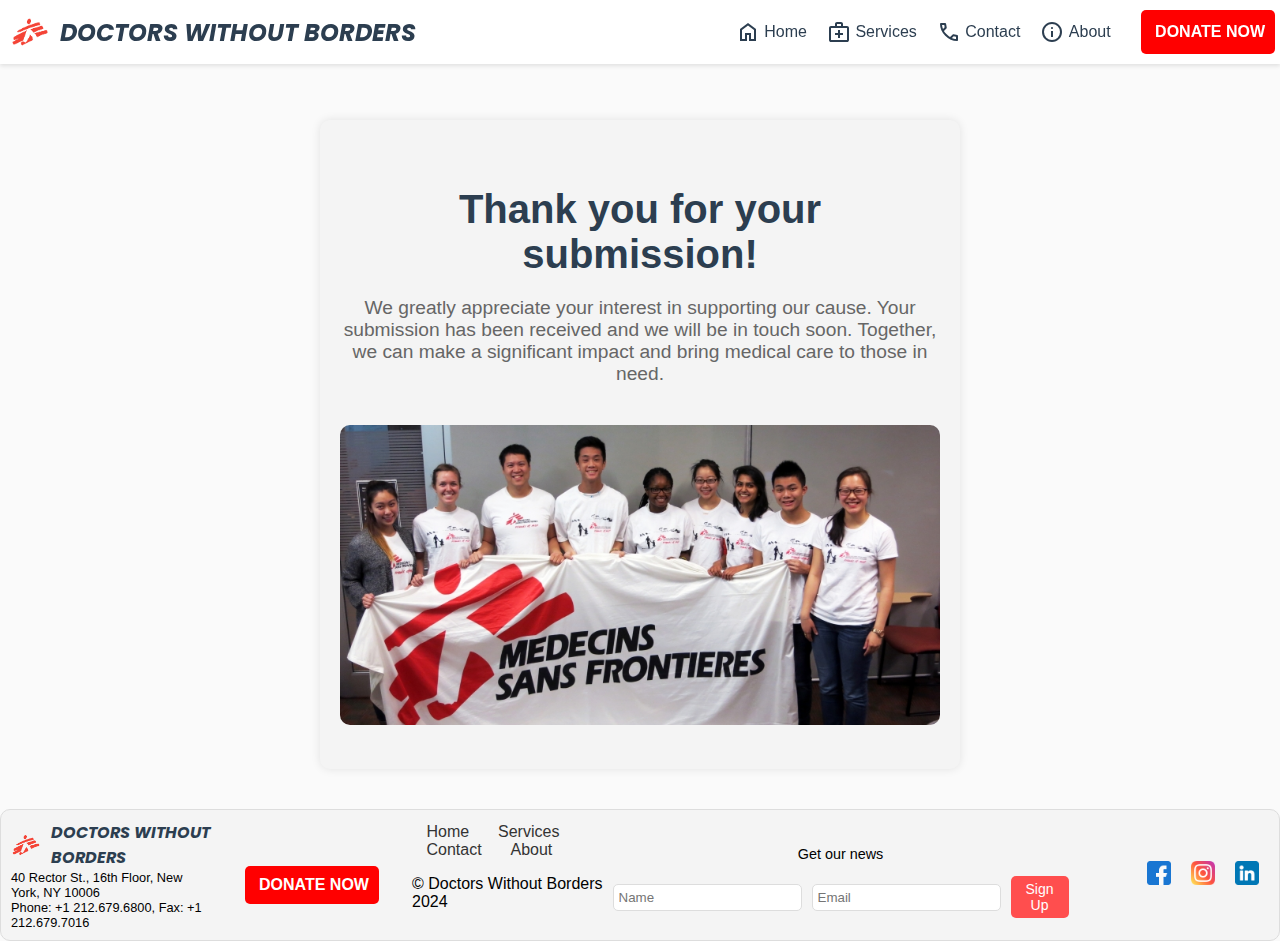
<file: submission-received.html>
<!DOCTYPE html>
<html lang="en">
<!-- 
    COMP 1054 Main Project
    Students: Marcos Mota, Annie Diaz, Armaandeep Singh, Helen Shrestha
    Created on: 2024-07-24
-->

<head>
    <meta charset="utf-8">
    <meta http-equiv="X-UA-Compatible" content="IE=edge">
    <title>Doctor Without Borders | Main Project</title>
    <meta name="author" content="">
    <meta name="description"
        content="A website dedicated to the non-profit charity organization Doctors Without Borders">
    <meta name="viewport" content="width=device-width, initial-scale=1">
    <link rel="stylesheet" href="css/style.css">
    <link rel="shortcut icon" href="images/doctors-without-borders-logo.png" type="image/x-icon">

    <!-- Google Fonts -->
    <link rel="stylesheet"
        href="https://fonts.googleapis.com/css2?family=Material+Symbols+Outlined:opsz,wght,FILL,GRAD@20..48,100..700,0..1,-50..200">
    <link href="https://fonts.googleapis.com/css2?family=Lobster&display=swap" rel="stylesheet">
    <link rel="preconnect" href="https://fonts.googleapis.com">
    <link rel="preconnect" href="https://fonts.gstatic.com" crossorigin>
    <link
        href="https://fonts.googleapis.com/css2?family=Dancing+Script:wght@400..700&family=Exo+2:ital,wght@0,100..900;1,100..900&family=Playwrite+NL:wght@100..400&family=Playwrite+NZ:wght@100..400&family=Poppins:ital,wght@0,100;0,200;0,300;0,400;0,500;0,600;0,700;0,800;0,900;1,100;1,200;1,300;1,400;1,500;1,600;1,700;1,800;1,900&family=Roboto:ital,wght@0,100;0,300;0,400;0,500;0,700;0,900;1,100;1,300;1,400;1,500;1,700;1,900&display=swap"
        rel="stylesheet">
</head>

<body>
    <!-- Page-level header -->
    <header>
        <!-- Navbar to enhance the navigation experience -->
        <nav>
            <!-- Div that holds the logo and the company name. When clicked, it redirects to the home page -->
            <div class="logo" onclick="window.location.href='index.html'">
                <img src="images/doctors-without-borders-logo.png" alt="Logo">
                <span class="company-name">Doctors Without Borders</span>
            </div>
            <!-- Div that holds the options for the user to navigate through the website -->
            <div class="options">
                <a href="index.html"><span class="material-symbols-outlined">home</span>&nbsp;Home</a>
                <a href="services.html"><span
                        class="material-symbols-outlined">medical_services</span>&nbsp;Services</a>
                <a href="contact.html"><span class="material-symbols-outlined">call</span>&nbsp;Contact</a>
                <a href="about.html"><span class="material-symbols-outlined">info</span>&nbsp;About</a>
                <a class="donate-now-option" href="donate.html"><span class="donate-now-text">&nbsp;Donate
                        Now</span></a>
            </div>
            <div class="menu-toggle">
                <span id="menu-icon" class="material-symbols-outlined">menu</span>
            </div>
            <div class="overlay-menu">
                <!-- Menu options -->
                <a class="first" href="index.html"><span class="material-symbols-outlined">home</span>&nbsp;Home</a>
                <a href="services.html"><span
                        class="material-symbols-outlined">medical_services</span>&nbsp;Services</a>
                <a href="contact.html"><span class="material-symbols-outlined">call</span>&nbsp;Contact</a>
                <a href="about.html"><span class="material-symbols-outlined">info</span>&nbsp;About</a>
                <a class="donate-now-option" href="donate.html"><span class="donate-now-text">&nbsp;Donate
                        Now</span></a>
            </div>
        </nav>
    </header>
    <main>
        <section class="submission-received">
            <h1>Thank you for your submission!</h1>
            <p>We greatly appreciate your interest in supporting our cause. Your submission has been received and we will be in touch soon. Together, we can make a significant impact and bring medical care to those in need.</p>
            <div class="thank-you-image">
                <img src="images/thank-you.jpeg" alt="Thank You">
            </div>
        </section>
    </main>
    <!-- Page-level footer -->
    <footer>
        <div class="footer-container">
            <div class="footer-left">
                <div class="footer-logo" onclick="window.location.href='index.html'">
                    <img src="images/doctors-without-borders-logo.png" alt="Logo">
                    <span class="company-name-footer">Doctors Without Borders</span>
                </div>
                <div class="footer-address">
                    <p>40 Rector St., 16th Floor, New York, NY 10006</p>
                    <p>Phone: +1 212.679.6800, Fax: +1 212.679.7016</p>
                </div>
            </div>
            <div class="footer-donate">
                <a class="donate-now-button" href="donate.html"><span class="donate-now-text">&nbsp;Donate
                        Now</span></a>
            </div>
            <div class="footer-center">
                <div class="footer-links">
                    <a href="index.html">&nbsp;Home</a>
                    <a href="services.html">&nbsp;Services</a>
                    <a href="contact.html">&nbsp;Contact</a>
                    <a href="about.html">&nbsp;About</a>
                </div>
                <p>&copy; Doctors Without Borders 2024</p>
            </div>
            <div class="footer-newsletter">
                <p>Get our news</p>
                <form action="submission-received.html" method="post">
                    <input type="text" name="name" placeholder="Name" required>
                    <input type="email" name="email" placeholder="Email" required>
                    <button type="submit" class="subscribe-button">Sign Up</button>
                </form>
            </div>
            <div class="footer-right">
                <a href="https://www.facebook.com/doctorswithoutborders"><img src="images/facebook.png" alt="Facebook"></a>
                <a href="https://www.instagram.com/doctorswithoutborders"><img src="images/instagram.png" alt="Instagram"></a>
                <a href="https://www.linkedin.com/company/m-decins-sans-fronti-res-msf-"><img src="images/linkedin.png" alt="LinkedIn"></a>
            </div>
        </div>
    </footer>
    <script>
        // Add an event to the click button in order to open the menu on small screens
        document.querySelector('.menu-toggle').addEventListener('click', function () {
            this.classList.toggle('open');
            document.querySelector('.overlay-menu').classList.toggle('open');
        });
    </script>
</body>
</html>
</file>
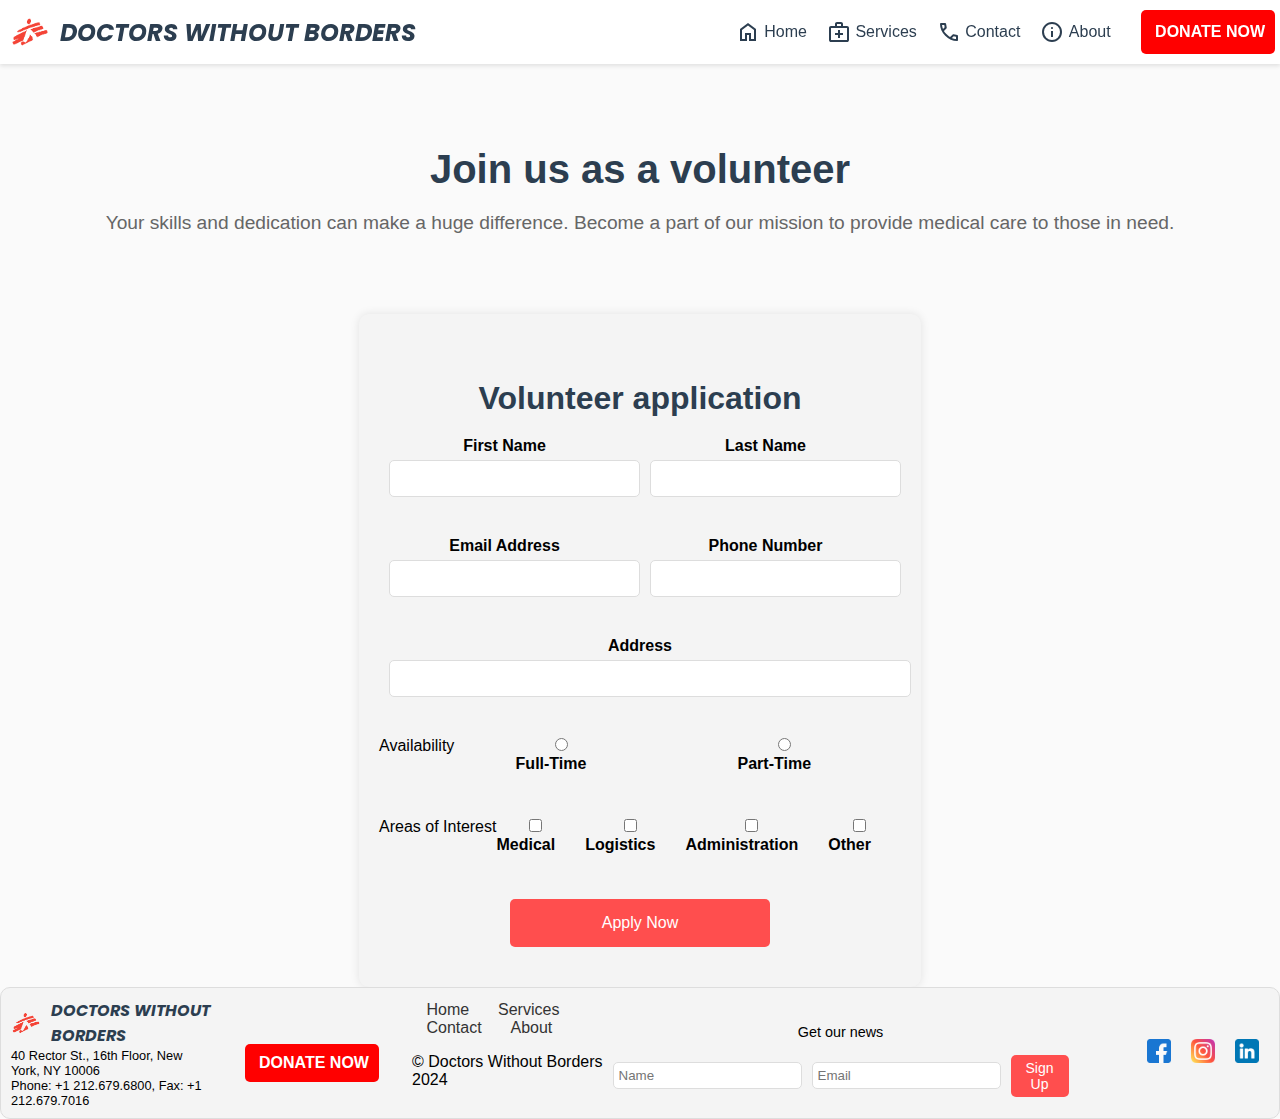
<file: volunteer.html>
<!DOCTYPE html>
<html lang="en">
<!-- 
    COMP 1054 Main Project
    Students: Marcos Mota, Annie Diaz, Armaandeep Singh, Helen Shrestha
    Created on: 2024-07-24
-->

<head>
    <meta charset="utf-8">
    <meta http-equiv="X-UA-Compatible" content="IE=edge">
    <title>Doctor Without Borders | Main Project</title>
    <meta name="author" content="">
    <meta name="description"
        content="A website dedicated to the non-profit charity organization Doctors Without Borders">
    <meta name="viewport" content="width=device-width, initial-scale=1">
    <link rel="stylesheet" href="css/style.css">
    <link rel="shortcut icon" href="images/doctors-without-borders-logo.png" type="image/x-icon">

    <!-- Google Fonts -->
    <link rel="stylesheet"
        href="https://fonts.googleapis.com/css2?family=Material+Symbols+Outlined:opsz,wght,FILL,GRAD@20..48,100..700,0..1,-50..200">
    <link href="https://fonts.googleapis.com/css2?family=Lobster&display=swap" rel="stylesheet">
    <link rel="preconnect" href="https://fonts.googleapis.com">
    <link rel="preconnect" href="https://fonts.gstatic.com" crossorigin>
    <link
        href="https://fonts.googleapis.com/css2?family=Dancing+Script:wght@400..700&family=Exo+2:ital,wght@0,100..900;1,100..900&family=Playwrite+NL:wght@100..400&family=Playwrite+NZ:wght@100..400&family=Poppins:ital,wght@0,100;0,200;0,300;0,400;0,500;0,600;0,700;0,800;0,900;1,100;1,200;1,300;1,400;1,500;1,600;1,700;1,800;1,900&family=Roboto:ital,wght@0,100;0,300;0,400;0,500;0,700;0,900;1,100;1,300;1,400;1,500;1,700;1,900&display=swap"
        rel="stylesheet">
</head>

<body>
    <!-- Page-level header -->
    <header>
        <!-- Navbar to enhance the navigation experience -->
        <nav>
            <!-- Div that holds the logo and the company name. When clicked, it redirects to the home page -->
            <div class="logo" onclick="window.location.href='index.html'">
                <img src="images/doctors-without-borders-logo.png" alt="Logo">
                <span class="company-name">Doctors Without Borders</span>
            </div>
            <!-- Div that holds the options for the user to navigate through the website -->
            <div class="options">
                <a href="index.html"><span class="material-symbols-outlined">home</span>&nbsp;Home</a>
                <a href="services.html"><span
                        class="material-symbols-outlined">medical_services</span>&nbsp;Services</a>
                <a href="contact.html"><span class="material-symbols-outlined">call</span>&nbsp;Contact</a>
                <a href="about.html"><span class="material-symbols-outlined">info</span>&nbsp;About</a>
                <a class="donate-now-option" href="donate.html"><span class="donate-now-text">&nbsp;Donate
                        Now</span></a>
            </div>
            <div class="menu-toggle">
                <span id="menu-icon" class="material-symbols-outlined">menu</span>
            </div>
            <div class="overlay-menu">
                <!-- Menu options -->
                <a class="first" href="index.html"><span class="material-symbols-outlined">home</span>&nbsp;Home</a>
                <a href="services.html"><span
                        class="material-symbols-outlined">medical_services</span>&nbsp;Services</a>
                <a href="contact.html"><span class="material-symbols-outlined">call</span>&nbsp;Contact</a>
                <a href="about.html"><span class="material-symbols-outlined">info</span>&nbsp;About</a>
                <a class="donate-now-option" href="donate.html"><span class="donate-now-text">&nbsp;Donate
                        Now</span></a>
            </div>
        </nav>
    </header>
    <main>
        <section class="volunteer-intro">
            <h1>Join us as a volunteer</h1>
            <p>Your skills and dedication can make a huge difference. Become a part of our mission to provide medical care to those in need.</p>
        </section>
        
        <section class="volunteer-form">
            <h2>Volunteer application</h2>
            <form action="submission-received.html" method="post">
                <div class="form-row">
                    <div class="form-group">
                        <label for="first-name">First Name</label>
                        <input type="text" id="first-name" name="first-name" required>
                    </div>
                    <div class="form-group">
                        <label for="last-name">Last Name</label>
                        <input type="text" id="last-name" name="last-name" required>
                    </div>
                </div>
                <div class="form-row">
                    <div class="form-group">
                        <label for="email">Email Address</label>
                        <input type="email" id="email" name="email" required>
                    </div>
                    <div class="form-group">
                        <label for="phone">Phone Number</label>
                        <input type="tel" id="phone" name="phone" required>
                    </div>
                </div>
                <div class="form-row">
                    <div class="form-group full-width">
                        <label for="address">Address</label>
                        <input type="text" id="address" name="address" required>
                    </div>
                </div>
                <div class="form-row">
                    <label>Availability</label>
                    <div class="form-group">
                        <input type="radio" id="full-time" name="availability" value="full-time" required>
                        <label for="full-time">Full-Time</label>
                    </div>
                    <div class="form-group">
                        <input type="radio" id="part-time" name="availability" value="part-time">
                        <label for="part-time">Part-Time</label>
                    </div>
                </div>
                <div class="form-row">
                    <label>Areas of Interest</label>
                    <div class="form-group">
                        <input type="checkbox" id="medical" name="interest" value="medical">
                        <label for="medical">Medical</label>
                    </div>
                    <div class="form-group">
                        <input type="checkbox" id="logistics" name="interest" value="logistics">
                        <label for="logistics">Logistics</label>
                    </div>
                    <div class="form-group">
                        <input type="checkbox" id="administration" name="interest" value="administration">
                        <label for="administration">Administration</label>
                    </div>
                    <div class="form-group">
                        <input type="checkbox" id="other" name="interest" value="other">
                        <label for="other">Other</label>
                        <input type="text" id="other-interest" name="other-interest" placeholder="Specify your interest">
                    </div>
                </div>
                <button type="submit" class="submit-button">Apply Now</button>
            </form>
        </section>
    </main>    
    <!-- Page-level footer -->
    <footer>
        <div class="footer-container">
            <div class="footer-left">
                <div class="footer-logo" onclick="window.location.href='index.html'">
                    <img src="images/doctors-without-borders-logo.png" alt="Logo">
                    <span class="company-name-footer">Doctors Without Borders</span>
                </div>
                <div class="footer-address">
                    <p>40 Rector St., 16th Floor, New York, NY 10006</p>
                    <p>Phone: +1 212.679.6800, Fax: +1 212.679.7016</p>
                </div>
            </div>
            <div class="footer-donate">
                <a class="donate-now-button" href="donate.html"><span class="donate-now-text">&nbsp;Donate
                        Now</span></a>
            </div>
            <div class="footer-center">
                <div class="footer-links">
                    <a href="index.html">&nbsp;Home</a>
                    <a href="services.html">&nbsp;Services</a>
                    <a href="contact.html">&nbsp;Contact</a>
                    <a href="about.html">&nbsp;About</a>
                </div>
                <p>&copy; Doctors Without Borders 2024</p>
            </div>
            <div class="footer-newsletter">
                <p>Get our news</p>
                <form action="submission-received.html" method="post">
                    <input type="text" name="name" placeholder="Name" required>
                    <input type="email" name="email" placeholder="Email" required>
                    <button type="submit" class="subscribe-button">Sign Up</button>
                </form>
            </div>
            <div class="footer-right">
                <a href="https://www.facebook.com/doctorswithoutborders"><img src="images/facebook.png" alt="Facebook"></a>
                <a href="https://www.instagram.com/doctorswithoutborders"><img src="images/instagram.png" alt="Instagram"></a>
                <a href="https://www.linkedin.com/company/m-decins-sans-fronti-res-msf-"><img src="images/linkedin.png" alt="LinkedIn"></a>
            </div>
        </div>
    </footer>
    <script>
        // Add an event to the click button in order to open the menu on small screens
        document.querySelector('.menu-toggle').addEventListener('click', function () {
            this.classList.toggle('open');
            document.querySelector('.overlay-menu').classList.toggle('open');
        });
    </script>
    <!-- Add the javascript file that has some scripts -->
    <script src="scripts/volunteer-scripts.js"></script>
</body>
</html>
</file>
<file: css/style.css>
/*  
    COMP 1054 Main Project
    Students: Marcos Mota, Annie Diaz, Armaandeep Singh, Helen Shrestha
    Created on: 2024-07-24
*/

/* Style of the whole html and body */
html, body {
    height: 100%;
    margin: 0;
    display: flex;
    flex-direction: column;
    font-family: 'Arial', sans-serif;
    background-color: #fafafa;
}

/* Style for the navbar and its components */
nav {
    background: white;
    padding: 10px 0px;
    width: 100%;
    display: flex;
    justify-content: space-between;
    align-items: center;
    position: fixed;
    top: 0;
    left: 0;
    z-index: 1000;
    box-shadow: 0 2px 4px rgba(0,0,0,0.1);
}

.logo {
    flex: 1;
    display: flex;
    align-items: center;
    cursor: pointer;
}

.logo img {
    width: 40px;
    height: 40px;
    margin-right: 10px;
    margin-left: 10px;
}

.company-name {
    color: #2c3e50;
    font-size: 1.5em;
    font-family: 'Poppins', sans-serif;
    font-weight: bold;
    text-transform: uppercase;
    font-style: italic;
}

.options {
    flex: 1;
    display: flex;
    justify-content: right;
}

.options a {
    color: #2c3e50;
    text-decoration: none;
    display: flex;
    align-items: center;
    padding: 10px;
}

.options a:hover {
    border-bottom: 2px solid #2c3e50;
    color: red;
}

.donate-now-option {
    background-color: red;
    color: white;
    text-decoration: none;
    border-radius: 5px;
    margin-left: 20px;
    margin-right: 5px;
}

.donate-now-text {
    font-family: Arial, sans-serif;
    color: white;
    font-weight: bold;
    text-transform: uppercase;
}

/* Style for the main */

main {
    flex: 1;
    padding: 80px 20px 0 20px;
    text-align: center;
    display: flex;
    flex-direction: column;
}

/* Style for the welcome content */

.welcome {
    height: 400px;
    margin-top: 20px;
    margin-bottom: 20px;
    background-image: linear-gradient(rgba(0, 0, 0, 0.1), rgba(0, 0, 0, 0.1)), url("../images/MSF307227.jpg");
    background-repeat: no-repeat;
    background-size: cover;
    background-position: center;
    text-align: center;
    display: flex;
    flex-direction: column;
    justify-content: center;
    align-items: center;
}

.welcome-text {
    color: white;
    padding: 20px;
    display: inline-block;
    text-shadow: 2px 2px 4px rgba(0, 0, 0, 0.7);
}

.welcome h1 {
    font-size: 2.5em;
    margin-bottom: 10px;
}

.welcome p {
    font-size: 1.2em;
    margin-bottom: 40px;
}

.donate-now-button {
    border-radius: 5px;
    background-color: red;
    color: white;
    text-decoration: none;
    margin-top: 20px;
    padding: 10px;
}

.donate-now-button:hover {
    background-color: rgb(200, 0, 0);
    border: 2px solid white;
}

.volunteer-button {
    
    border-radius: 5px;
    background-color: #ff4e4e;
    color: white;
    text-decoration: none;
    margin-top: 20px;
    padding: 10px 30px;
}

.volunteer-button:hover {
    background-color: #ce5555;
    border: 2px solid white;
}

/* Achievements and projects */

.achievements-and-projects {
    margin: 0 auto;
}

.achievements-and-projects h2 {
    font-size: 2em;
    color: #2c3e50;
    margin-bottom: 10px;
}

.achievements-and-projects-item {
    display: flex;
    align-items: center;
    margin-bottom: 40px;
    flex-wrap: wrap;
}

.achievements {
    background-color: #f4f4f4;
    padding: 30px 20px;
    border-radius: 10px;
    width: 40%;
    text-align: center;
    margin: 10px;
}

.achievement {
    margin-bottom: 20px;
    transition: transform 0.3s ease;
}

.achievement:hover {
    transform: scale(1.1);
    color: #ff4e4e;
}

.achievement-number {
    font-size: 2em;
    font-weight: bold;
    display: block;
}

.projects {
    background-color: #f4f4f4;
    padding: 20px;
    border-radius: 10px;
    width: 40%;
    text-align: center;
    margin: 10px;
   
}

.project {
    display: flex;
    flex-direction: row;
    align-items: center;
    transition: transform 0.3s ease;
}

.project-texts {
    display: flex;
    flex-direction: column;
    text-align: left;
}

.project-title {
    font-weight: bold;
    margin-bottom: 5px;
}

.project img {
    width: 100px;
    height: auto;
    margin: 20px;
}

.project:hover {
    transform: scale(1.1);
    color: #ff4e4e;
}

.services-intro {
    background-color: #f4f4f4;
    padding: 50px 20px;
}

.services-intro h1 {
    font-size: 2.5em;
}

.services-intro h2 {
    font-size: 2em;
    color: #2c3e50;
    margin-bottom: 10px;
}

.services-intro p {
    font-size: 1.2em;
    line-height: 1.6;
    color: #666666;
    margin-bottom: 20px;
}

.get-involved {
    height: 220px;
    background-color: #f4f4f4;
    margin-bottom: 30px;
}

.get-involved h1 {
    font-size: 2.5em;
    margin-bottom: 10px;
}

.get-involved h2 {
    font-size: 2em;
    color: #2c3e50;
    margin-bottom: 10px;
}

.get-involved p {
    font-size: 1.2em;
    line-height: 1.6;
    color: #666666;
    margin-bottom: 20px;
}

.contact-intro {
    background-color: #f4f4f4;
    padding: 50px 20px;
}

.contact-intro h1 {
    font-size: 2.5em;
}

.contact-intro h2 {
    font-size: 2em;
    color: #2c3e50;
    margin-bottom: 10px;
}

.contact-intro p {
    font-size: 1.2em;
    line-height: 1.6;
    color: #666666;
    margin-bottom: 20px;
}

.contact-info {
    padding: 50px 20px;
}

.contact-info h2 {
    font-size: 2em;
    color: #2c3e50;
    margin-bottom: 10px;
}

.map {

    padding: 50px 20px;
}

.map h2 {
    font-size: 2em;
    color: #2c3e50;
    margin-bottom: 10px;
}



/* Style for the images and texts */

.content {
    margin: 0 auto;
}

.content-item {
    display: flex;
    align-items: center;
    margin-bottom: 40px;
    flex-wrap: wrap;
}

.content-item img {
    width: 600px;
    height: auto;
    margin: 20px;
    transition: transform 0.3s ease;
}

.content-item img:hover {
    transform: scale(1.1);
}

.content-text {
    margin: 0 30px;
    width: 600px;
}

.content h2 {
    font-size: 2em;
    color: #2c3e50;
    margin-bottom: 10px;
}

.content p {
    font-size: 1.2em;
    line-height: 1.6;
    color: #666666;
    margin-bottom: 20px;
}

.input-label {
    margin-right: 10px;
}

.input-box {
    padding: 10px;
    margin-bottom: 20px;
    border: 1px solid #ccc;
    border-radius: 5px;
    box-sizing: border-box;
}

.input-button {
    background-color: #27ae60;
    color: white;
    padding: 10px 20px;
    border: none;
    border-radius: 5px;
    cursor: pointer;
}

.input-button:hover {
    background-color: #2ecc71;
}

/* Get in touch and form */

.get-in-touch {
    margin: 0 auto;
}

.get-in-touch h2 {
    font-size: 2em;
    color: #2c3e50;
    margin-bottom: 10px;
}

.get-in-touch form {
    display: flex;
    flex-direction: column;
    align-items: center;
    margin-bottom: 40px;
    flex-wrap: wrap;
    background-color: #f4f4f4;
    padding: 30px 140px;
    border-radius: 10px;
}

.form-row {
    display: flex;
    justify-content: space-between;
}

.form-group {
    margin-bottom: 20px;
}

.form-group label {
    display: block;
    font-weight: bold;
    margin-bottom: 5px;
}

.form-group input, .form-group textarea {
    margin: 0 10px;
    padding: 10px;
    border: 1px solid #ddd;
    border-radius: 5px;
}

#message {
    min-width: 570px;
}

.submit-button {
    background-color: #ff4e4e;
    color: white;
    padding: 5px 15px;
    text-decoration: none;
    font-size: 14px;
    border-radius: 5px;
    border: none;
    cursor: pointer;
    padding: 20px 40px;
}

.submit-button:hover {
    border-bottom: 2px solid #2c3e50;
}


.contact-form {
    margin: 0 auto;
}

.contact-form h2 {
    font-size: 2em;
    color: #2c3e50;
    margin-bottom: 10px;
}

.contact-form form {
    display: flex;
    flex-direction: column;
    align-items: center;
    margin-bottom: 40px;
    flex-wrap: wrap;
    background-color: #f4f4f4;
    padding: 30px 140px;
    border-radius: 10px;
}


/* Style for the footer */

footer {
    background-color: #f4f4f4;
    border: 1px solid #ddd;
    border-radius: 10px;
    padding: 10px;
}

.footer-container {
    display: flex;
    justify-content: space-between;
    align-items: center;
    flex-wrap: wrap;
}

.footer-donate,
.footer-right {
    flex: 1;
    display: flex;
    align-items: center;
    justify-content: center;
}

.footer-left {
    flex: 1;
    display: flex;
    flex-direction: column;
    justify-content: left;
}

.footer-center {
    flex: 1;
    display: flex;
    flex-direction: column;
    align-items: center;
    justify-content: center;
    margin-top: 0;
}

.footer-logo {
    display: flex;
    align-items: center;
    cursor: pointer;
}

.company-name-footer {
    color: #2c3e50;
    font-size: 1em;
    font-family: 'Poppins', sans-serif;
    font-weight: bold;
    text-transform: uppercase;
    font-style: italic;
}

.footer-logo img {
    width: 30px;
    height: 30px;
    margin-right: 10px;
}

.footer-address p {
    margin: 0;
    font-size: 0.8em;
}

.footer-donate {
    justify-content: center;
}

.footer-links a {
    margin: 0 10px;
    text-decoration: none;
    color: #333;
}

.footer-links a:hover {
    border-bottom: 2px solid #2c3e50;
    color: red;
}

.footer-links p {
    margin: 5px 0 0 0;
}

.footer-newsletter {
    flex: 1;
    display: flex;
    align-items: center;
    justify-content: center;
    flex-direction: column;
}

.footer-newsletter p {
    font-size: 0.9em;
}

.footer-newsletter form {
    display: flex;
    align-items: center;
    justify-content: center;
}

.footer-newsletter input[type="text"],
.footer-newsletter input[type="email"] {
    padding: 5px;
    margin-right: 10px;
    border: 1px solid #ddd;
    border-radius: 5px;
}

.subscribe-button {
    background-color: #ff4e4e;
    color: white;
    padding: 5px 15px;
    text-decoration: none;
    font-size: 14px;
    border-radius: 5px;
    border: none;
    cursor: pointer;
}

.subscribe-button:hover {
    border-bottom: 2px solid #2c3e50;
}

.footer-right {
    justify-content: flex-end;
}

.footer-right a {
    margin: 0 10px;
    transition: transform 0.3s ease;
}

.footer-right a:hover {
    transform: scale(1.3);
}


.footer-right img {
    width: 24px;
    height: auto;
}

/* About page style */
.about-content {
    margin-top: 20px;
    padding: 10px;
}

.about-content p {
    margin: 0 0 10px 0;
}

.about-content ul {
    list-style-type: none;
    padding: 0;
}

.about-content li {
    margin-bottom: 5px;
}

.about-content a {
    color: #00f;
    text-decoration: none;
}

.about-content a:hover {
    text-decoration: underline;
}

.students-section {
    display: flex;
    flex-wrap: wrap;
    justify-content: space-around;
}

.student-card {
    background: #fff;
    border-radius: 10px;
    width: 150px;
    padding: 20px;
    text-align: center;
    box-shadow: 0 5px 15px rgba(0, 0, 0, 0.1);
    margin-bottom: 10px;
}

.student-card img {
    border-radius: 5%;
    width: 100%;
    height: auto;
    margin-bottom: 10px;
}

.student-info {
    text-align: center;
}

.student-name,
.student-id {
    margin: 5px 0;
}





.donation-intro {
    text-align: center;
    margin: 40px 0;
}

.donation-intro h1 {
    font-size: 2.5em;
    color: #2c3e50;
    margin-bottom: 20px;
}

.donation-intro p {
    font-size: 1.2em;
    color: #666666;
    margin-bottom: 40px;
}

.donation-form {
    background-color: #f4f4f4;
    padding: 40px 20px;
    border-radius: 10px;
    max-width: 600px;
    margin: 0 auto;
    box-shadow: 0 0 10px rgba(0, 0, 0, 0.1);
}

.donation-form h2 {
    font-size: 2em;
    color: #2c3e50;
    margin-bottom: 20px;
    text-align: center;
}

.donation-form .form-row {
    display: flex;
    flex-wrap: wrap;
    justify-content: space-between;
    margin-bottom: 20px;
}

.donation-form .form-group {
    flex: 1;
    margin-right: 10px;
}

.donation-form .form-group.full-width {
    flex: 1 100%;
    margin-right: 0;
}

.donation-form .form-group label {
    display: block;
    font-weight: bold;
    margin-bottom: 5px;
}

.donation-form .form-group input[type="text"],
.donation-form .form-group input[type="email"],
.donation-form .form-group input[type="tel"] {
    width: 100%;
    padding: 10px;
    border: 1px solid #ddd;
    border-radius: 5px;
    box-sizing: border-box;
}

.donation-form .form-group input[type="radio"] {
    margin-right: 10px;
}

.donation-form .form-group input[type="radio"] + label {
    margin-right: 20px;
}

.donation-form .form-group input[type="radio"] + label + input[type="text"] {
    width: auto;
    display: inline-block;
    margin-left: 10px;
    padding: 5px;
}

.donation-form .submit-button {
    background-color: #ff4e4e;
    color: white;
    padding: 15px 30px;
    text-decoration: none;
    font-size: 16px;
    border-radius: 5px;
    border: none;
    cursor: pointer;
    display: block;
    margin: 20px auto 0 auto;
    width: 50%;
}

.donation-form .submit-button:hover {
    background-color: #e04343;
}





.volunteer-intro {
    text-align: center;
    margin: 40px 0;
}

.volunteer-intro h1 {
    font-size: 2.5em;
    color: #2c3e50;
    margin-bottom: 20px;
}

.volunteer-intro p {
    font-size: 1.2em;
    color: #666666;
    margin-bottom: 40px;
}

.volunteer-form {
    background-color: #f4f4f4;
    padding: 40px 20px;
    border-radius: 10px;
    max-width: 600px;
    margin: 0 auto;
    box-shadow: 0 0 10px rgba(0, 0, 0, 0.1);
}

.volunteer-form h2 {
    font-size: 2em;
    color: #2c3e50;
    margin-bottom: 20px;
    text-align: center;
}

.volunteer-form .form-row {
    display: flex;
    flex-wrap: wrap;
    justify-content: space-between;
    margin-bottom: 20px;
}

.volunteer-form .form-group {
    flex: 1;
    margin-right: 10px;
}

.volunteer-form .form-group.full-width {
    flex: 1 100%;
    margin-right: 0;
}

.volunteer-form .form-group label {
    display: block;
    font-weight: bold;
    margin-bottom: 5px;
}

.volunteer-form .form-group input[type="text"],
.volunteer-form .form-group input[type="email"],
.volunteer-form .form-group input[type="tel"] {
    width: 100%;
    padding: 10px;
    border: 1px solid #ddd;
    border-radius: 5px;
    box-sizing: border-box;
}

.volunteer-form .form-group input[type="radio"],
.volunteer-form .form-group input[type="checkbox"] {
    margin-right: 10px;
}

.volunteer-form .form-group input[type="radio"] + label,
.volunteer-form .form-group input[type="checkbox"] + label {
    margin-right: 20px;
}

.volunteer-form .form-group input[type="checkbox"] + label + input[type="text"] {
    width: auto;
    display: inline-block;
    margin-left: 10px;
    padding: 5px;
}

.volunteer-form .submit-button {
    background-color: #ff4e4e;
    color: white;
    padding: 15px 30px;
    text-decoration: none;
    font-size: 16px;
    border-radius: 5px;
    border: none;
    cursor: pointer;
    display: block;
    margin: 20px auto 0 auto;
    width: 50%;
}

.volunteer-form .submit-button:hover {
    background-color: #e04343;
}



.submission-received {
    text-align: center;
    margin: 40px auto;
    max-width: 600px;
    background-color: #f4f4f4;
    padding: 40px 20px;
    border-radius: 10px;
    box-shadow: 0 0 10px rgba(0, 0, 0, 0.1);
}

.submission-received h1 {
    font-size: 2.5em;
    color: #2c3e50;
    margin-bottom: 20px;
}

.submission-received p {
    font-size: 1.2em;
    color: #666666;
    margin-bottom: 40px;
}

.thank-you-image {
    text-align: center;
}

.thank-you-image img {
    max-width: 100%;
    height: auto;
    border-radius: 10px;
}






.menu-toggle {
    display: none;
    z-index: 9999;
}

.menu-toggle span {
    cursor: pointer;
    border: 1px solid #dedede;
    border-radius: 4px;
    margin-right: 10px;
    background-color: white;
    box-shadow: 0 2px 4px rgba(0, 0, 0, 0.1);
    transition: box-shadow 0.3s ease;
}

.menu-toggle span:hover {
    box-shadow: 0 4px 8px rgba(0, 0, 0, 0.2);
}

.overlay-menu {
    display: none;
    position: fixed;
    top: 0;
    left: 0;
    width: 100%;
    height: 100%;
    background-color: rgba(0, 0, 0, 0.85);
    z-index: 2000;
}

.overlay-menu a {
    display: block;
    text-align: center;
    color: #fff;
    text-decoration: none;
    padding: 20px;
}

.first {
    margin-top: 50px;
}

.overlay-menu a:hover {
    background-color: rgba(255, 255, 255, 0.1);
}

/* Media query for small screens */
@media screen and (max-width: 768px) {

    main {
        display: block;
    }

    .content-item img {
        width: 92%;
    }

    .achievements, .projects {
        width: 100%;
    }

    .index-video iframe {
        width: 100%;
    }

    .get-in-touch form {
        padding: 10px;
    }

    #message {
        min-width: 0;
    }

    .form-row {
        display: block;
    }

    .map iframe {
        width: 100%;
    }

    .options {
        display: none;
    }

    .menu-toggle {
        display: block;
        cursor: pointer;
    }

    .menu-toggle.open+.overlay-menu {
        display: block;
    }

    .featured-deals {
        align-items: center;
        flex-direction: column;
    }

    .menu-toggle span {
        font-size: 24px;
    }

    .footer-container {
        flex-direction: column;
    }

    .footer-donate {
        margin-bottom: 20px;
    }

    .footer-newsletter {
        margin-bottom: 20px;
    }

}
</file>
